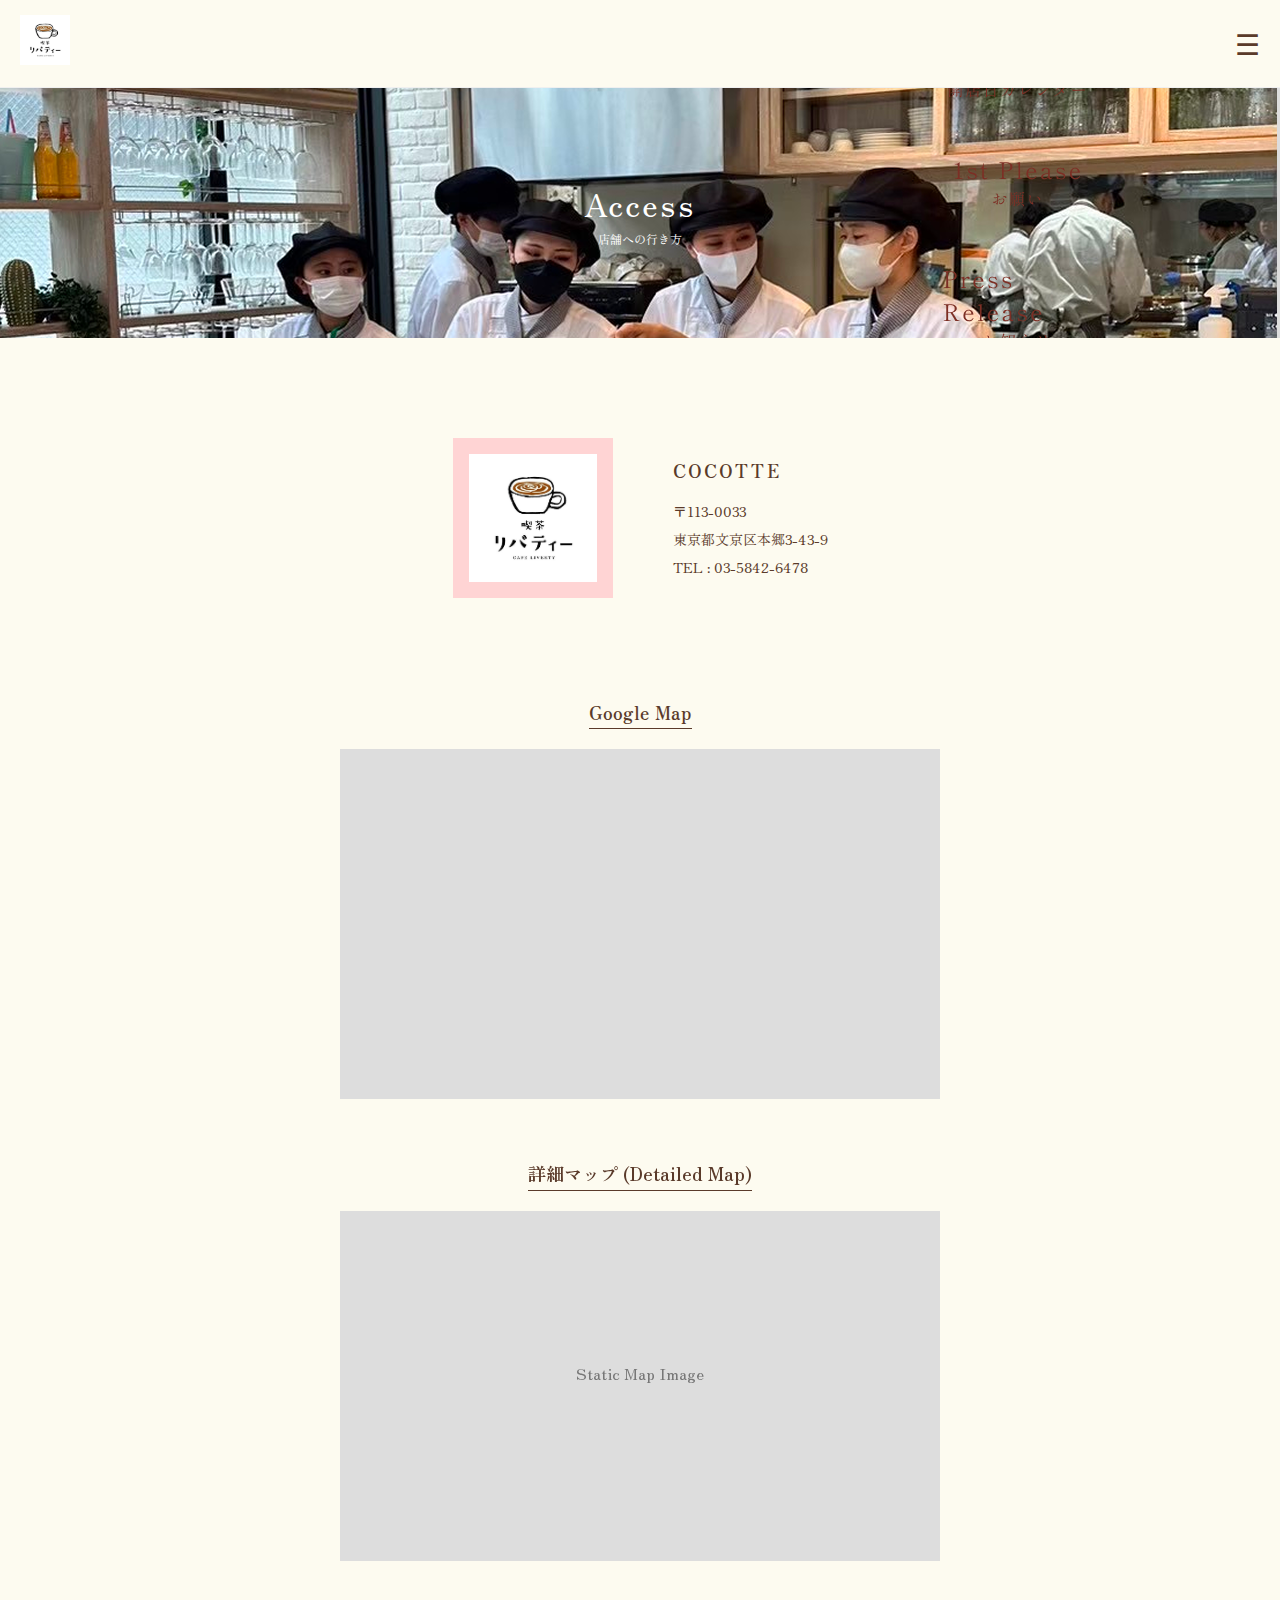
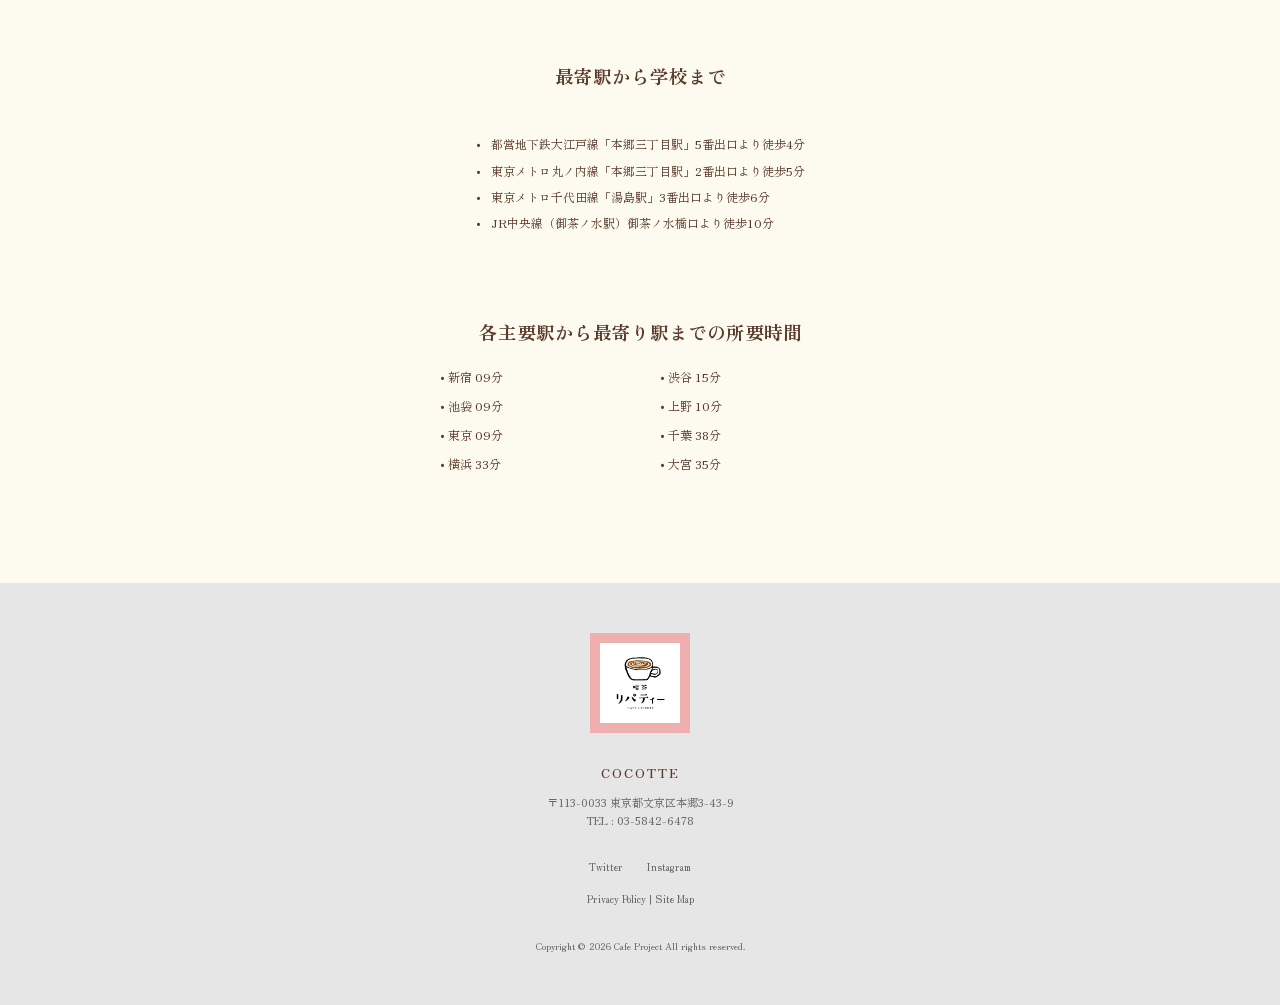
<file: access.html>
<!DOCTYPE html>
<html lang="en">
<head>
    <meta charset="UTF-8">
    <meta name="viewport" content="width=device-width, initial-scale=1.0">
    <title>Access</title>
    <link rel="stylesheet" href="css/style.css">
</head>
<body>

    <header>
        <div class="logo-container">
            <img src="images/logo.jpg" alt="Cafe logo" class="logo-img">
        </div>
        <a href="menu.html" class="icon-link">☰</a>
    </header>

    <div class="hero-image" style="height: 250px; position: relative;">
        <div style="position: absolute; top: 50%; left: 50%; transform: translate(-50%, -50%); color: white; text-align: center;">
            <h1 style="font-size: 32px; font-weight: normal; letter-spacing: 2px;">Access</h1>
            <p style="font-size: 12px;">店舗への行き方</p>
        </div>
    </div>

    <section class="access-info-block">
        <div class="shop-pink-square">
            <img src="images/logo.jpg" alt="Cafe logo" class="logo-img">
        </div>
        <div class="shop-details-text">
            <h3>COCOTTE</h3>
            <p>
                〒113-0033<br>
                東京都文京区本郷3-43-9<br>
                TEL : 03-5842-6478
            </p>
        </div>
    </section>

    <section class="map-section">
        <h2 class="map-title">Google Map</h2>
        <div class="map-placeholder">
            <p style="padding-top: 150px; color: #777;"><iframe src="https://www.google.com/maps/embed?pb=!1m18!1m12!1m3!1d58377.65522065642!2d90.38069759999999!3d23.868211199999998!2m3!1f0!2f0!3f0!3m2!1i1024!2i768!4f13.1!3m3!1m2!1s0x3755c4241f7aaaab%3A0x68971d6834042aeb!2sRajlokkhi%20Complex!5e0!3m2!1sen!2sbd!4v1767793348568!5m2!1sen!2sbd" width="600" height="450" style="border:0;" allowfullscreen="" loading="lazy" referrerpolicy="no-referrer-when-downgrade"></iframe></p>
        </div>
    </section>

    <section class="map-section">
        <h2 class="map-title">詳細マップ (Detailed Map)</h2>
        <div class="map-placeholder">
            <p style="padding-top: 150px; color: #777;">Static Map Image</p>
        </div>
    </section>

    <section class="transit-section">
        <h3 style="color: var(--text-brown); margin-bottom: 20px;">最寄駅から学校まで</h3>
        <ul class="transit-list">
            <li>都営地下鉄大江戸線「本郷三丁目駅」5番出口より徒歩4分</li>
            <li>東京メトロ丸ノ内線「本郷三丁目駅」2番出口より徒歩5分</li>
            <li>東京メトロ千代田線「湯島駅」3番出口より徒歩6分</li>
            <li>JR中央線（御茶ノ水駅）御茶ノ水橋口より徒歩10分</li>
        </ul>
    </section>

    <section class="transit-section">
        <h3 style="color: var(--text-brown);">各主要駅から最寄り駅までの所要時間</h3>
        <div class="transit-grid">
            <div>• 新宿 09分</div>
            <div>• 渋谷 15分</div>
            <div>• 池袋 09分</div>
            <div>• 上野 10分</div>
            <div>• 東京 09分</div>
            <div>• 千葉 38分</div>
            <div>• 横浜 33分</div>
            <div>• 大宮 35分</div>
        </div>
    </section>

    <footer class="footer-gray">
        <div class="shop-pink-square">
            <img src="images/logo.jpg" alt="Cafe logo" class="logo-img">
        </div>
        
        <h3 style="color: var(--text-brown); letter-spacing: 2px; margin-bottom: 10px;">COCOTTE</h3>
        <p>〒113-0033 東京都文京区本郷3-43-9</p>
        <p>TEL : 03-5842-6478</p>
        
        <div style="margin: 30px 0; font-size: 10px;">
            <a href="#" style="margin: 0 10px;">Twitter</a>
            <a href="#" style="margin: 0 10px;">Instagram</a>
            <br><br>
            <a href="#">Privacy Policy</a> | <a href="#">Site Map</a>
        </div>

        <small>Copyright © 2026 Cafe Project All rights reserved.</small>
    </footer>

</body>
</html>
</file>
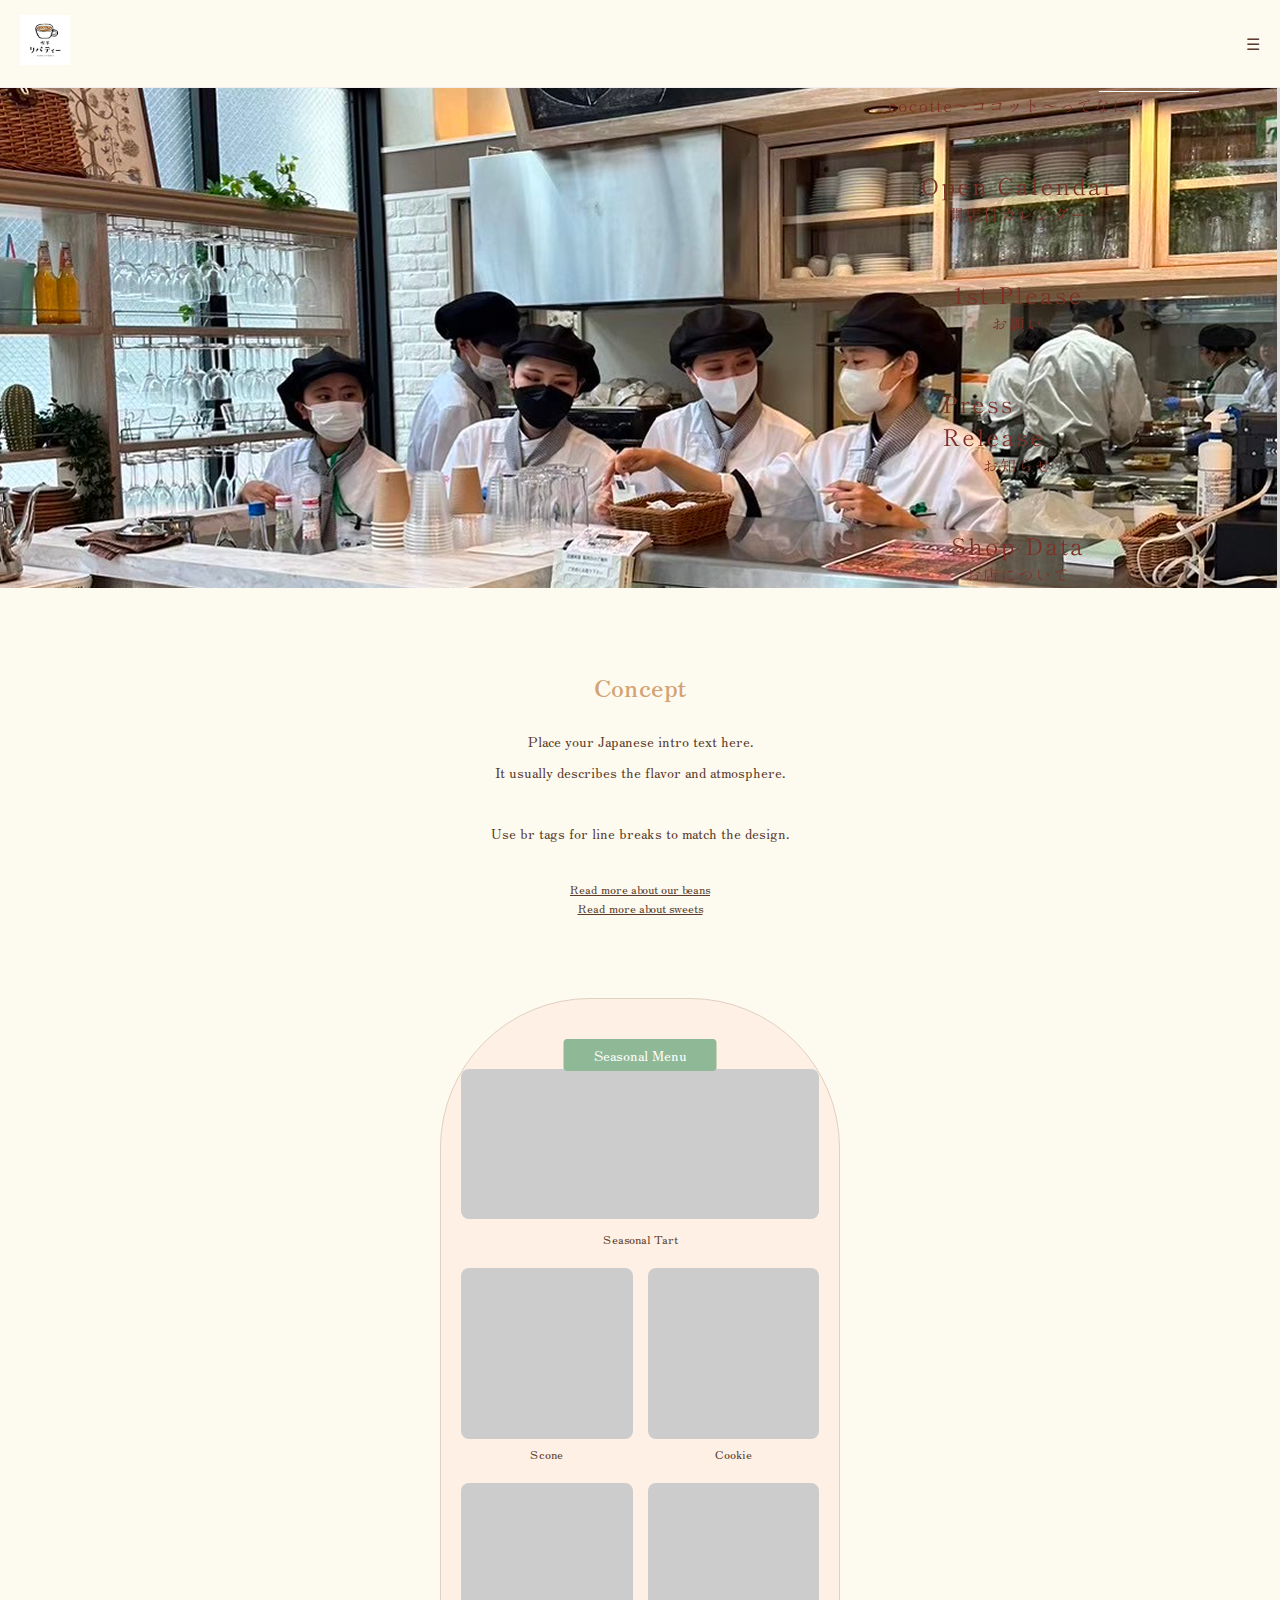
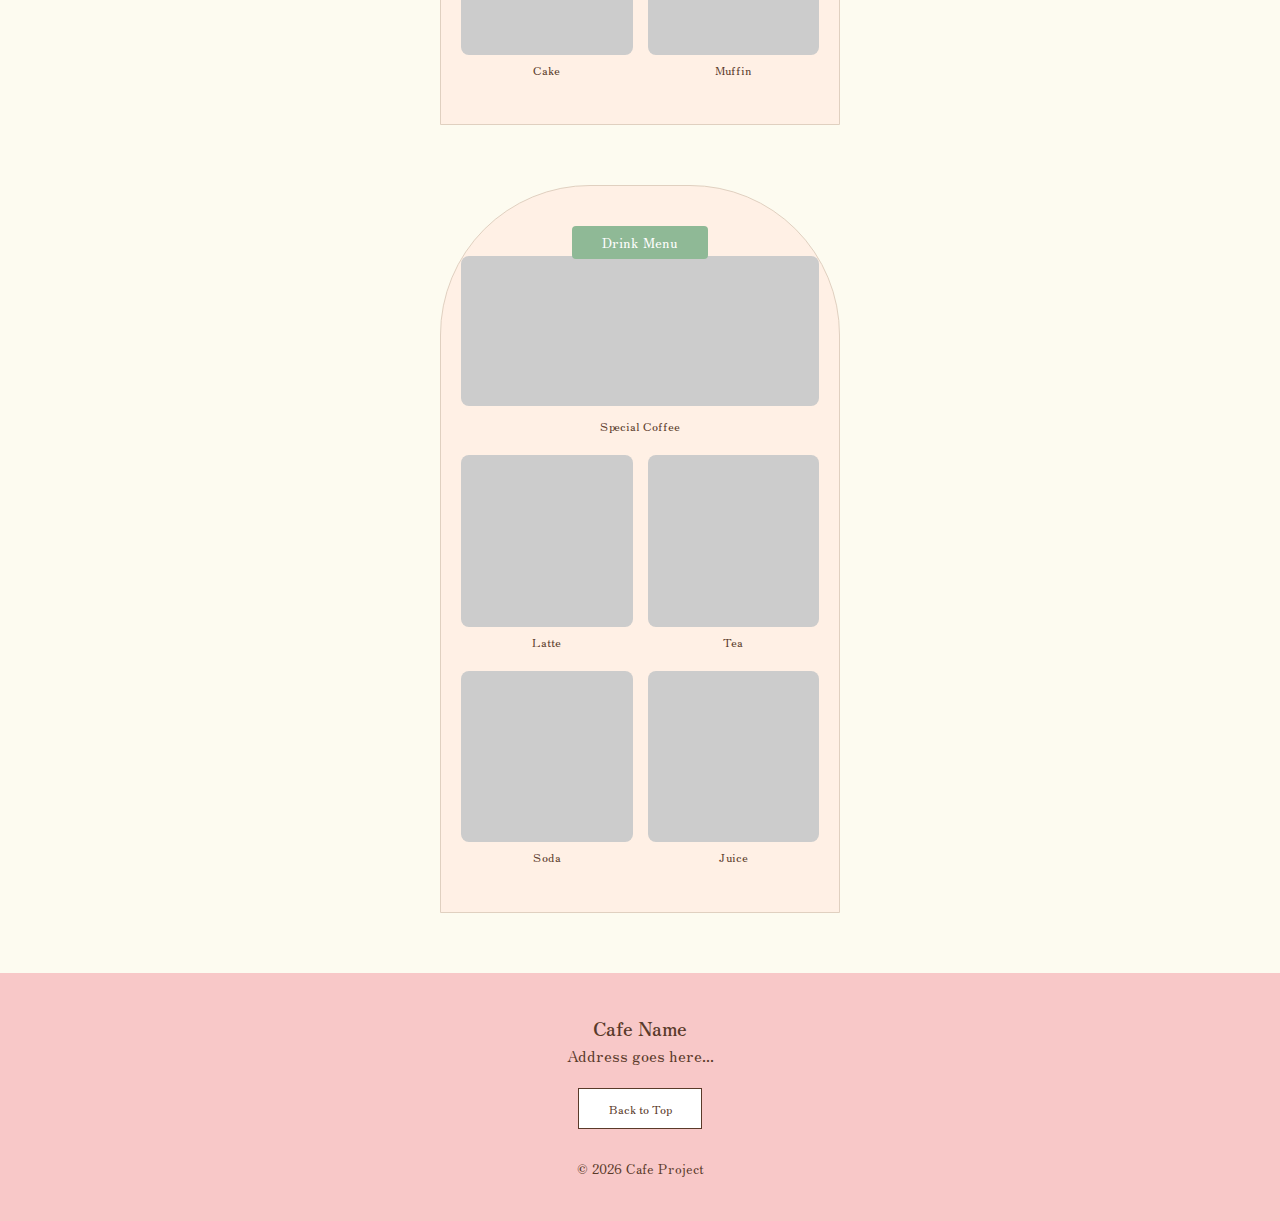
<file: concept-menu.html>
<!DOCTYPE html>
<html lang="en">
<head>
    <meta charset="UTF-8">
    <meta name="viewport" content="width=device-width, initial-scale=1.0">
    <title>Concept & Menu</title>
    <link rel="stylesheet" href="css/style.css">
</head>
<body>

    <header>
        <div class="logo-container">
            <img src="images/logo.jpg" alt="Cafe logo" class="logo-img">
        </div>
        <div class="menu-icon">☰</div> </header>

    <div class="hero-image">
        </div>

    <section class="intro-text">
        <h2 class="intro-title">Concept</h2>
        <p class="intro-desc">
            Place your Japanese intro text here. <br>
            It usually describes the flavor and atmosphere.<br><br>
            Use br tags for line breaks to match the design.
        </p>
        <div style="font-size: 12px; text-decoration: underline;">
            Read more about our beans<br>
            Read more about sweets
        </div>
    </section>

    <section class="menu-card">
        <div class="ribbon-container">
            Seasonal Menu
        </div>
        
        <div class="food-featured">
             </div>
        <div class="food-name">Seasonal Tart</div>

        <div class="food-grid">
            <div class="food-item">
                <div class="food-item-box"></div>
                <div class="food-name">Scone</div>
            </div>
            <div class="food-item">
                <div class="food-item-box"></div>
                <div class="food-name">Cookie</div>
            </div>
            <div class="food-item">
                <div class="food-item-box"></div>
                <div class="food-name">Cake</div>
            </div>
            <div class="food-item">
                <div class="food-item-box"></div>
                <div class="food-name">Muffin</div>
            </div>
        </div>
    </section>

    <section class="menu-card">
        <div class="ribbon-container">
            Drink Menu
        </div>
        
        <div class="food-featured"></div>
        <div class="food-name">Special Coffee</div>

        <div class="food-grid">
            <div class="food-item">
                <div class="food-item-box"></div>
                <div class="food-name">Latte</div>
            </div>
            <div class="food-item">
                <div class="food-item-box"></div>
                <div class="food-name">Tea</div>
            </div>
            <div class="food-item">
                <div class="food-item-box"></div>
                <div class="food-name">Soda</div>
            </div>
            <div class="food-item">
                <div class="food-item-box"></div>
                <div class="food-name">Juice</div>
            </div>
        </div>
    </section>

    <footer>
        <h3>Cafe Name</h3>
        <p>Address goes here...</p>
        <a href="#" class="footer-btn">Back to Top</a>
        <br><br>
        <small>&copy; 2026 Cafe Project</small>
    </footer>
</footer>

    <script src="js/script.js" defer></script>
</body>
</html>
</file>
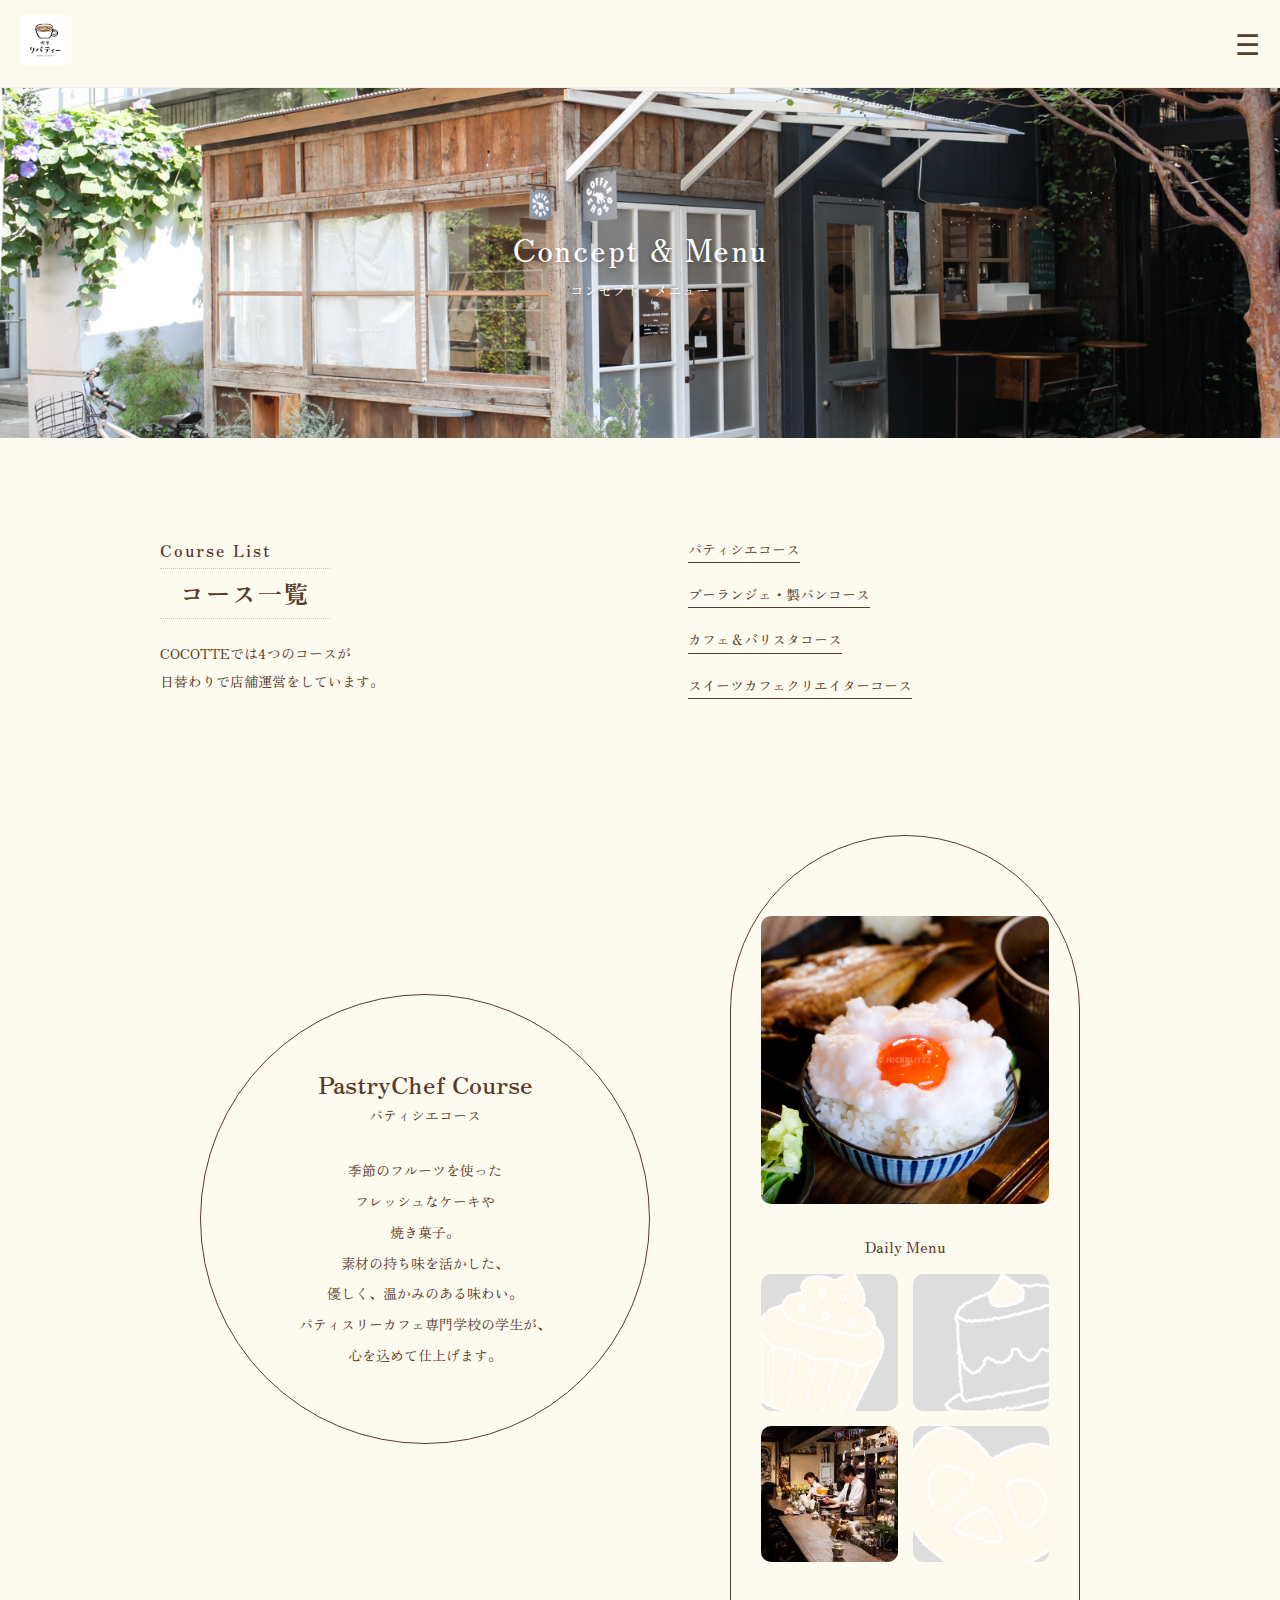
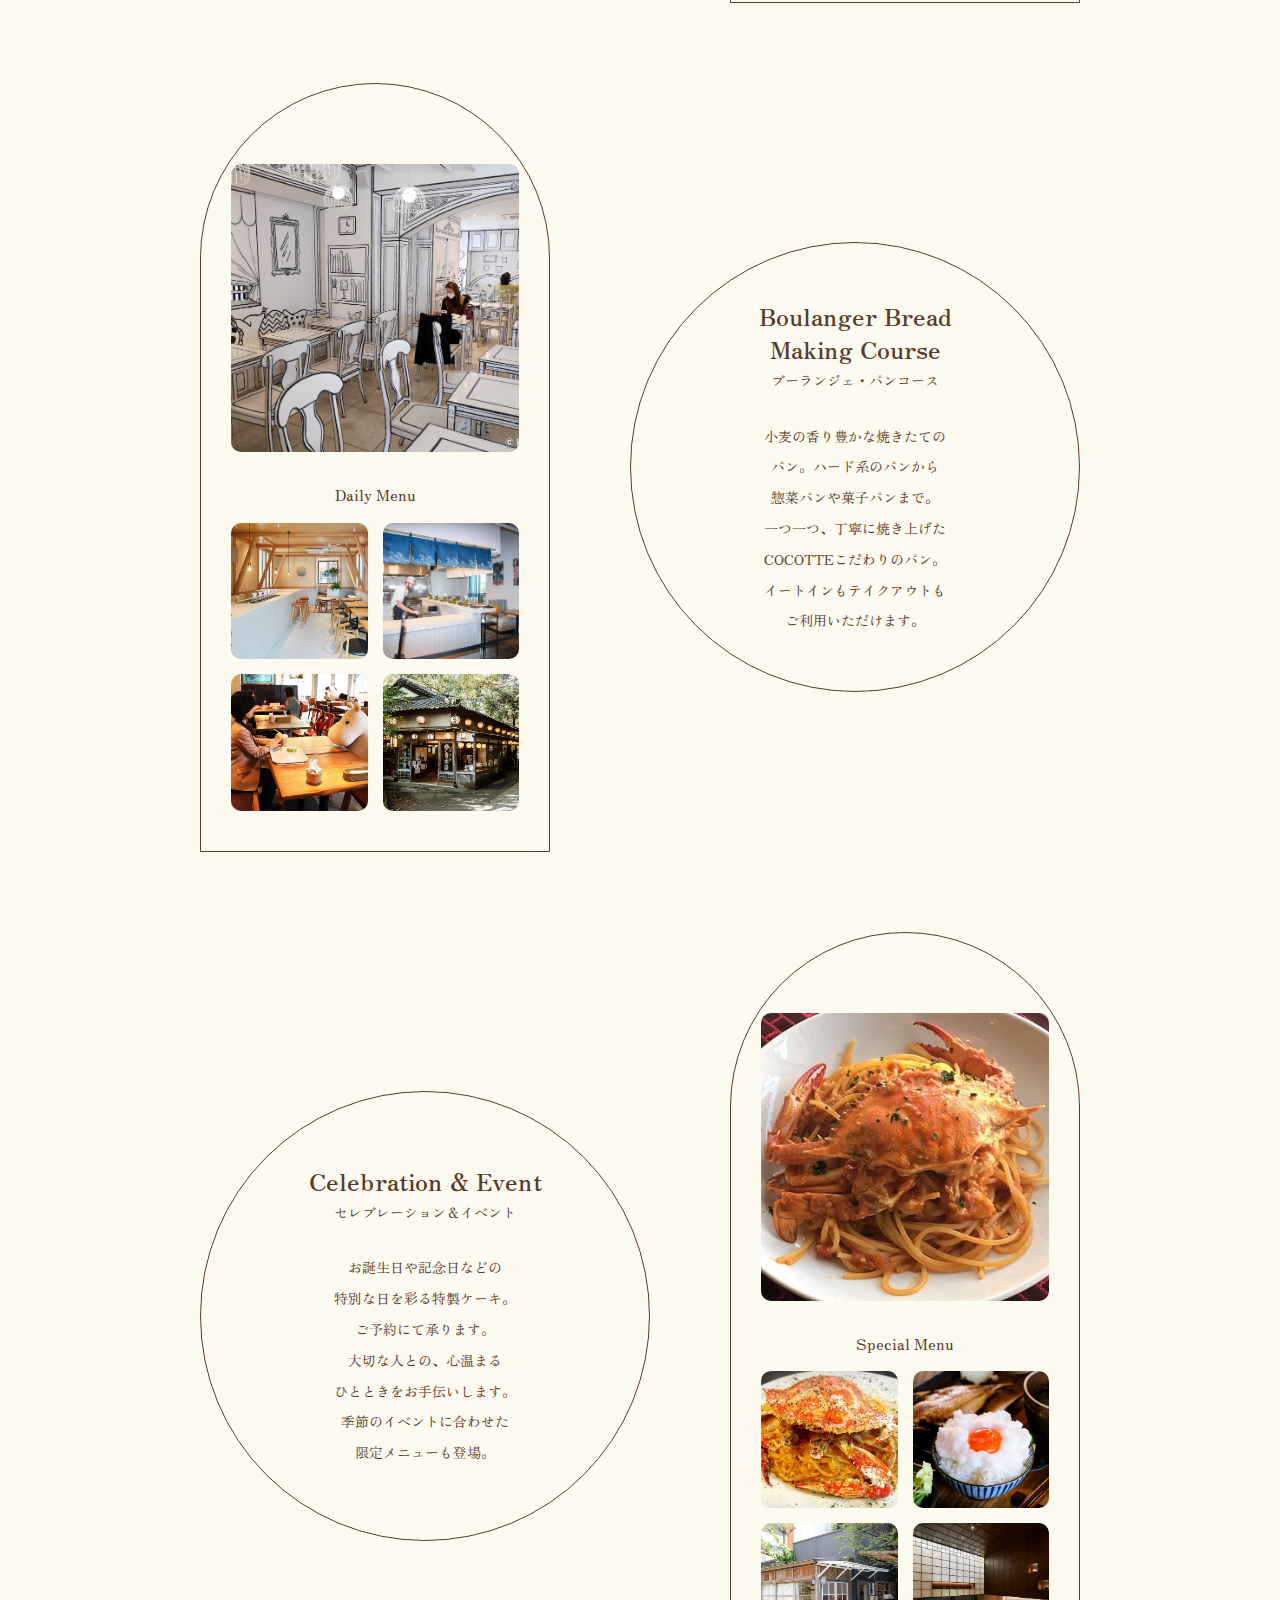
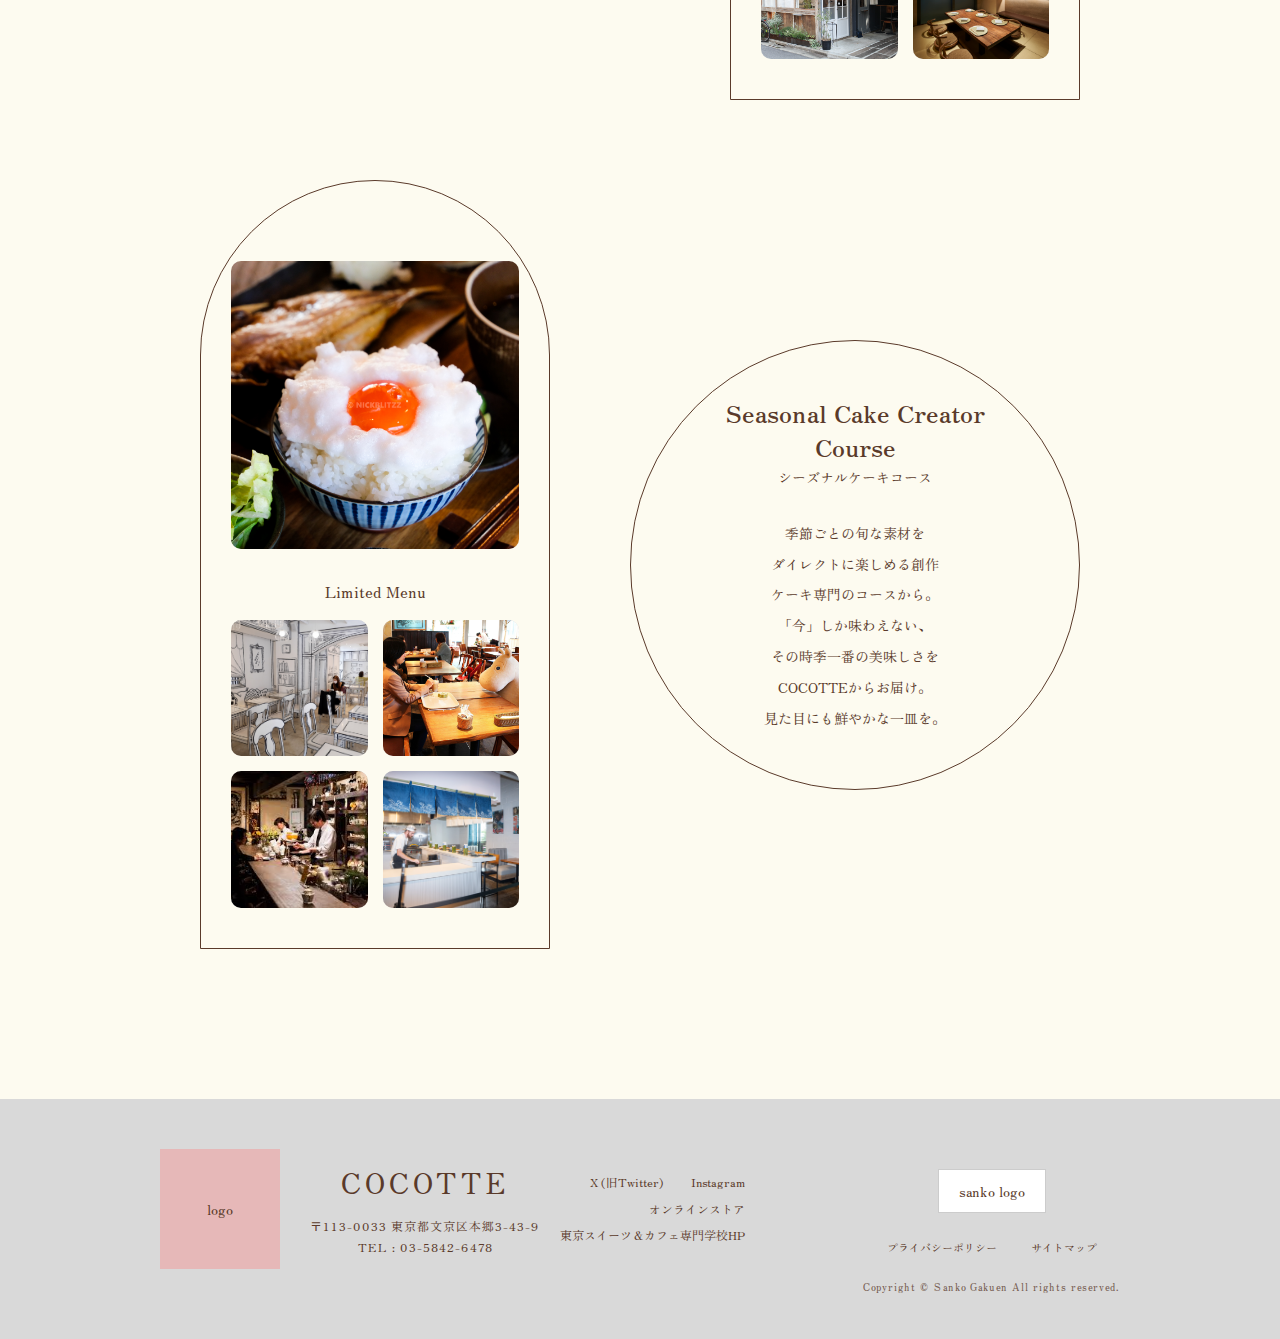
<file: concept.html>
<!DOCTYPE html>
<html lang="en">

<head>
    <meta charset="UTF-8">
    <meta name="viewport" content="width=device-width, initial-scale=1.0">
    <title>Concept & Menu</title>
    <link rel="stylesheet" href="css/style.css">
</head>

<body>

    <header>
        <div class="logo-container">
            <img src="images/logo.jpg" alt="Cafe logo" class="logo-img">
        </div>
        <a href="#" class="icon-link menu-toggle">☰</a>
    </header>

    <!-- NEW BANNER -->
    <div class="concept-banner" style="background-image: url('images/top-hero.jpg');">
        <div class="cb-overlay">
            <h1>Concept & Menu</h1>
            <p>コンセプト・メニュー</p>
        </div>
    </div>

    <!-- INTRO SECTION (New Design) -->
    <section class="concept-intro">
        <div class="intro-inner">
            <div class="intro-text-block">
                <h2 class="intro-course-title">
                    <span class="en">Course List</span>
                    <span class="jp">コース一覧</span>
                </h2>
                <p class="intro-course-desc">
                    COCOTTEでは4つのコースが<br>
                    日替わりで店舗運営をしています。
                </p>
            </div>

            <div class="intro-links-block">
                <a href="#pastry">パティシエコース</a>
                <a href="#boulanger">ブーランジェ・製パンコース</a>
                <a href="#cafe">カフェ＆バリスタコース</a>
                <a href="#sweets">スイーツカフェクリエイターコース</a>
            </div>
        </div>
    </section>

    <div class="concept-main-wrapper">

        <!-- SECTION 1: Pastry Chef Course -->
        <section id="pastry" class="concept-row">
            <div class="c-text-col">
                <h2 class="c-title">PastryChef Course<br><span class="jp">パティシエコース</span></h2>
                <p class="c-desc">
                    季節のフルーツを使った<br>
                    フレッシュなケーキや<br>
                    焼き菓子。<br>
                    素材の持ち味を活かした、<br>
                    優しく、温かみのある味わい。<br>
                    パティスリーカフェ専門学校の学生が、<br>
                    心を込めて仕上げます。
                </p>
            </div>
            <div class="c-visual-col">
                <div class="arch-frame">
                    <p class="arch-label">Pastry Menu</p>
                    <!-- Main Image -->
                    <div class="arch-main-img">
                        <img src="images/press-release-dish-2.jpg" alt="Pastry Main">
                    </div>
                    <p class="arch-sub-label">Daily Menu</p>
                    <!-- 2x2 Grid -->
                    <div class="arch-grid">
                        <div class="arch-grid-item"><img src="images/cupcake.png" alt="Sweet 1"></div>
                        <div class="arch-grid-item"><img src="images/cake.png" alt="Sweet 2"></div>
                        <div class="arch-grid-item"><img src="images/shop-data-picture-3.jpg" alt="Sweet 3"></div>
                        <div class="arch-grid-item"><img src="images/pritzel.png" alt="Sweet 4"></div>
                    </div>
                </div>
            </div>
        </section>

        <!-- SECTION 2: Boulanger Bread Making Course -->
        <section id="boulanger" class="concept-row row-reverse">
            <div class="c-text-col">
                <h2 class="c-title">Boulanger Bread<br>Making Course<br><span class="jp">ブーランジェ・パンコース</span></h2>
                <p class="c-desc">
                    小麦の香り豊かな焼きたての<br>
                    パン。ハード系のパンから<br>
                    惣菜パンや菓子パンまで。<br>
                    一つ一つ、丁寧に焼き上げた<br>
                    COCOTTEこだわりのパン。<br>
                    イートインもテイクアウトも<br>
                    ご利用いただけます。
                </p>
            </div>
            <div class="c-visual-col">
                <div class="arch-frame">
                    <p class="arch-label">Bread Menu</p>
                    <div class="arch-main-img">
                        <img src="images/shop-data-picture-1.jpg" alt="Bread Main">
                    </div>
                    <p class="arch-sub-label">Daily Menu</p>
                    <div class="arch-grid">
                        <div class="arch-grid-item"><img src="images/counter.jpg" alt="Bread 1"></div>
                        <div class="arch-grid-item"><img src="images/kitchen.webp" alt="Bread 2"></div>
                        <div class="arch-grid-item"><img src="images/shop-data-picture-2.jpg" alt="Bread 3"></div>
                        <div class="arch-grid-item"><img src="images/exterior.avif" alt="Bread 4"></div>
                    </div>
                </div>
            </div>
        </section>

        <!-- SECTION 3: Celebration & Event -->
        <section id="cafe" class="concept-row">
            <div class="c-text-col">
                <h2 class="c-title">Celebration & Event<br><span class="jp">セレブレーション＆イベント</span></h2>
                <p class="c-desc">
                    お誕生日や記念日などの<br>
                    特別な日を彩る特製ケーキ。<br>
                    ご予約にて承ります。<br>
                    大切な人との、心温まる<br>
                    ひとときをお手伝いします。<br>
                    季節のイベントに合わせた<br>
                    限定メニューも登場。
                </p>
            </div>
            <div class="c-visual-col">
                <div class="arch-frame">
                    <p class="arch-label">Event Menu</p>
                    <div class="arch-main-img">
                        <img src="images/press-release-dish-3.jpg" alt="Event Main">
                    </div>
                    <p class="arch-sub-label">Special Menu</p>
                    <div class="arch-grid">
                        <div class="arch-grid-item"><img src="images/press-release-dish-1.jpg" alt="Event 1"></div>
                        <div class="arch-grid-item"><img src="images/press-release-dish-2.jpg" alt="Event 2"></div>
                        <div class="arch-grid-item"><img src="images/top-hero.jpg" alt="Event 3"></div>
                        <div class="arch-grid-item"><img src="images/eating-space.jpg" alt="Event 4"></div>
                    </div>
                </div>
            </div>
        </section>

        <!-- SECTION 4: Seasonal Cake Creator -->
        <section id="sweets" class="concept-row row-reverse">
            <div class="c-text-col">
                <h2 class="c-title">Seasonal Cake Creator<br>Course<br><span class="jp">シーズナルケーキコース</span></h2>
                <p class="c-desc">
                    季節ごとの旬な素材を<br>
                    ダイレクトに楽しめる創作<br>
                    ケーキ専門のコースから。<br>
                    「今」しか味わえない、<br>
                    その時季一番の美味しさを<br>
                    COCOTTEからお届け。<br>
                    見た目にも鮮やかな一皿を。
                </p>
            </div>
            <div class="c-visual-col">
                <div class="arch-frame">
                    <p class="arch-label">Season Menu</p>
                    <div class="arch-main-img">
                        <img src="images/press-release-dish-2.jpg" alt="Season Main">
                    </div>
                    <p class="arch-sub-label">Limited Menu</p>
                    <div class="arch-grid">
                        <div class="arch-grid-item"><img src="images/shop-data-picture-1.jpg" alt="Season 1"></div>
                        <div class="arch-grid-item"><img src="images/shop-data-picture-2.jpg" alt="Season 2"></div>
                        <div class="arch-grid-item"><img src="images/shop-data-picture-3.jpg" alt="Season 3"></div>
                        <div class="arch-grid-item"><img src="images/kitchen.webp" alt="Season 4"></div>
                    </div>
                </div>
            </div>
        </section>

    </div>

    <!-- Responsive Footer (Standardized) -->
    <footer class="footer-wrapper">
        <!-- Mobile Footer (Gray) -->
        <div class="footer-mobile-gray">
            <div class="footer-logo-sq">
                <img src="images/logo.jpg" alt="Logo">
            </div>

            <h3 style="color: #5A3A2A; letter-spacing: 2px; margin-bottom: 5px;">COCOTTE</h3>
            <p>〒113-0033 東京都文京区本郷3-43-9<br>TEL : 03-5842-6478</p>

            <div class="footer-links">
                <a href="#">X(旧Twitter)</a>
                <a href="#">Instagram</a>
            </div>

            <a href="#">オンラインストア</a><br>
            <a href="#">東京スイーツ＆カフェ専門学校HP</a>

            <div class="sanko-logo">sanko logo</div>

            <div style="margin: 20px 0;">
                <a href="#">プライバシーポリシー</a>
                <a href="#">サイトマップ</a>
            </div>

            <small>Copyright © Sanko Gakuen All rights reserved.</small>
        </div>

        <!-- PC Footer (Gray) -->
        <div class="footer-pc-gray">
            <div class="footer-content-pc">
                <div class="footer-top-row">
                    <div class="footer-brand-grp">
                        <div class="footer-logo-sq-pc">
                            <!-- Logo text or img -->
                            logo
                        </div>
                        <div class="footer-addr-pc">
                            <h3>COCOTTE</h3>
                            <p>〒113-0033 東京都文京区本郷3-43-9<br>TEL : 03-5842-6478</p>
                        </div>
                    </div>

                    <div class="footer-links-pc">
                        <div class="flink-row">
                            <a href="#">X (旧Twitter)</a>
                            <a href="#">Instagram</a>
                        </div>
                        <div class="flink-row">
                            <a href="#">オンラインストア</a>
                        </div>
                        <div class="flink-row">
                            <a href="#">東京スイーツ＆カフェ専門学校HP</a>
                        </div>
                    </div>
                </div>

                <div class="footer-bottom-pc">
                    <div class="sanko-logo-pc">sanko logo</div>
                    <div class="footer-nav-pc">
                        <a href="#">プライバシーポリシー</a>
                        <a href="#">サイトマップ</a>
                    </div>
                    <small>Copyright © Sanko Gakuen All rights reserved.</small>
                </div>
            </div>
        </div>
    </footer>

    <script src="js/script.js"></script>
</body>

</html>
</file>
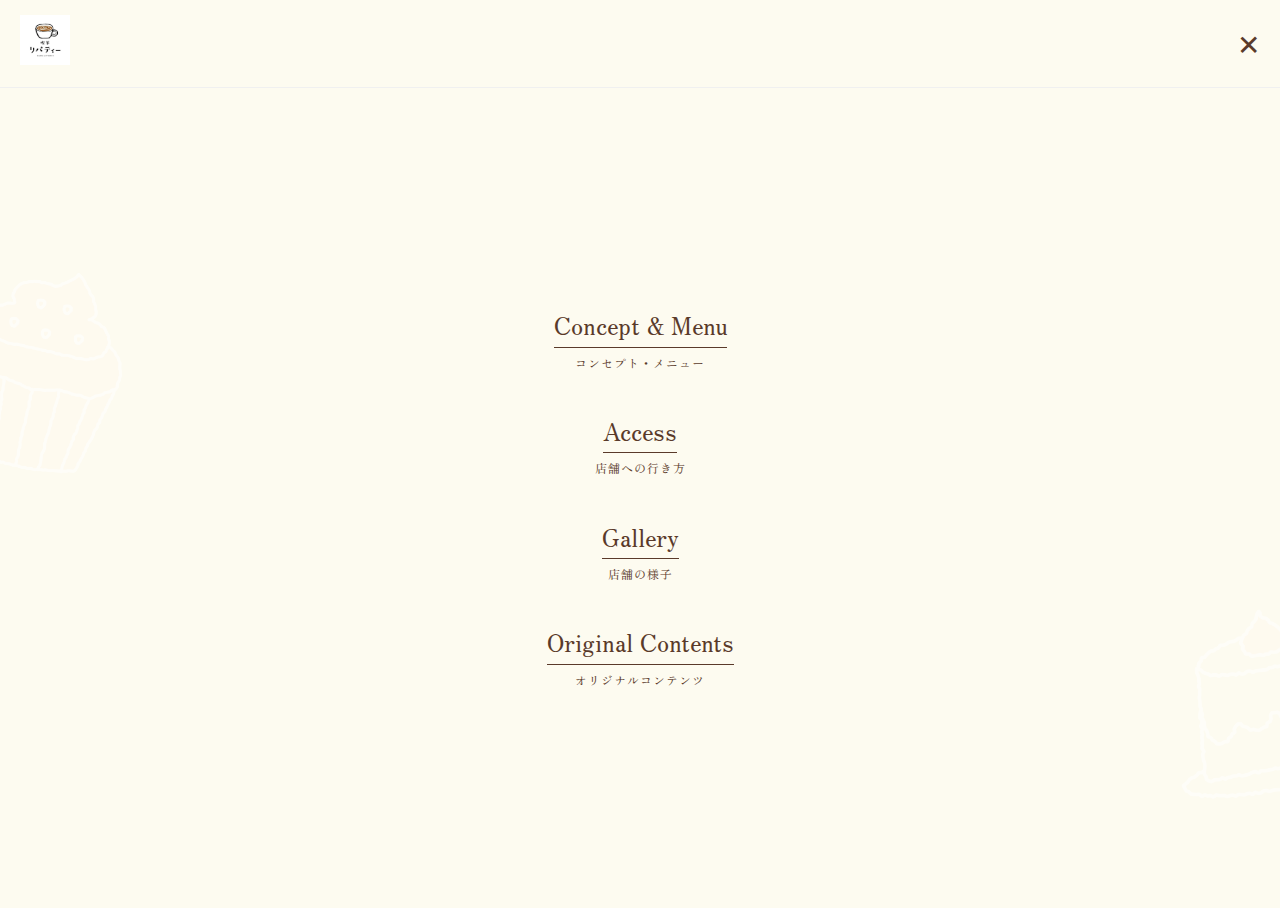
<file: menu.html>
<!DOCTYPE html>
<html lang="en">
<head>
    <meta charset="UTF-8">
    <meta name="viewport" content="width=device-width, initial-scale=1.0">
    <title>Menu</title>
    <link rel="stylesheet" href="css/style.css">
</head>
<body>

    <header>
        <div class="logo-container">
            <img src="images/logo.jpg" alt="Cafe logo" class="logo-img">
        </div>
        <a href="index.html" class="icon-link">✕</a> 
    </header>

    <main class="menu-container">
        <img src="images/cupcake.png" class="bg-doodle d-left" alt="">
        <img src="images/cake.png" class="bg-doodle d-right" alt="">

        <nav class="nav-menu">
            <a href="concept.html" class="nav-item">
                <span class="nav-en">Concept & Menu</span>
                <span class="nav-jp">コンセプト・メニュー</span>
            </a>

            <a href="access.html" class="nav-item">
                <span class="nav-en">Access</span>
                <span class="nav-jp">店舗への行き方</span>
            </a>

            <a href="gallery.html" class="nav-item">
                <span class="nav-en">Gallery</span>
                <span class="nav-jp">店舗の様子</span>
            </a>

            <a href="index.html" class="nav-item">
                <span class="nav-en">Original Contents</span>
                <span class="nav-jp">オリジナルコンテンツ</span>
            </a>
        </nav>
    </main>

</body>
</html>
</file>
<file: css/style.css>
@import url('https://fonts.googleapis.com/css2?family=Noto+Serif+JP:wght@400;700&family=Zen+Old+Mincho&display=swap');

:root {
    --bg-cream: #FDFBF0;
    --text-brown: #5A3A2A;
    --card-pink: #FFF0E5;
    --ribbon-green: #8FB996;
    --footer-pink: #F8C8C8;
    --font-main: 'Zen Old Mincho', serif;
    --font-en: 'Zen Old Mincho', serif;
}

* {
    margin: 0;
    padding: 0;
    box-sizing: border-box;
}

body {
    background-color: var(--bg-cream);
    color: var(--text-brown);
    font-family: var(--font-main);
    line-height: 1.6;
}

a {
    text-decoration: none;
    color: inherit;
}

/* --- HEADER --- */
header {
    display: flex;
    justify-content: space-between;
    align-items: center;
    padding: 10px 20px;
    background-color: var(--bg-cream);
    position: relative;
    z-index: 1000;
    border-bottom: 1px solid #f0f0f0;
}

/* LOGO STYLES */
.logo-container {
    padding: 5px 0;
}

.logo-img {
    height: 50px;
    width: auto;
    object-fit: contain;
}

/* Text Logo with Vines (Re-implemented for Access Page) */
.logo-vines {
    display: flex;
    align-items: center;
    position: relative;
    gap: 5px;
}

.logo-text-group {
    display: flex;
    flex-direction: column;
    align-items: center;
    line-height: 1;
}

.logo-main {
    font-family: var(--font-en);
    font-size: 20px;
    letter-spacing: 2px;
    color: var(--text-brown);
    font-weight: bold;
}

.logo-sub {
    font-family: var(--font-jp);
    font-size: 8px;
    letter-spacing: 1px;
    color: var(--text-brown);
    font-style: italic;
}

.logo-vine-l,
.logo-vine-r {
    width: 20px;
    height: auto;
}

.logo-vine-l {
    transform: rotate(-20deg);
    margin-right: -5px;
}

.logo-vine-r {
    transform: rotate(20deg) scaleX(-1);
    margin-left: -5px;
}

.icon-link {
    font-size: 28px;
    color: var(--text-brown);
    cursor: pointer;
}


/* --- ACCESS HERO --- */
.access-hero-wrapper {
    position: relative;
    width: 100%;
}

.access-hero-img {
    width: 100%;
    height: auto;
    display: block;
    /* Ensure no vertical gap */
}

.access-hero-text {
    position: absolute;
    top: 50%;
    left: 50%;
    transform: translate(-50%, -50%);
    text-align: center;
    color: white;
    width: 100%;
}

.access-hero-text h1 {
    font-family: var(--font-en);
    font-size: 32px;
    font-weight: normal;
    letter-spacing: 2px;
    margin-bottom: 5px;
}

.access-hero-text p {
    font-family: var(--font-jp);
    font-size: 12px;
}



/* --- ACCESS MAP SECTIONS --- */
.map-section {
    padding: 40px 20px;
    text-align: center;
    width: 100%;
    max-width: 1000px;
    /* Limit width on PC */
    margin: 0 auto;
}

.map-title-brown {
    font-family: var(--font-en);
    color: var(--text-brown);
    font-size: 24px;
    letter-spacing: 2px;
    margin-bottom: 30px;
    position: relative;
    display: inline-block;
    padding-bottom: 5px;
    border-bottom: 1px solid var(--text-brown);
    /* Underline style from image */
}

.map-container-google,
.map-placeholder-gray {
    width: 100%;
    height: 300px;
    /* Default height */
    background-color: #ddd;
    margin: 0 auto;
}

.map-placeholder-gray {
    background-color: #D9D9D9;
    /* Matching gray placeholder */
    display: flex;
    align-items: center;
    justify-content: center;
    color: #4A4A4A;
    /* Dark gray text */
    font-size: 14px;
    font-family: var(--font-jp);
}

.map-placeholder-gray p {
    /* e.g. "学校サイトから引用" */
    margin: 0;
}

@media (min-width: 768px) {

    .map-container-google,
    .map-placeholder-gray {
        height: 400px;
        /* Taller on PC */
    }
}

.access-info-block {
    padding: 60px 20px;
    display: flex;
    flex-direction: column;
    align-items: center;
    text-align: center;
    gap: 30px;
}

.shop-pink-square {
    width: 200px;
    height: 200px;
    background-color: #FFD1D1;
    /* Light Pink */
    display: flex;
    align-items: center;
    justify-content: center;
    color: var(--text-brown);
    font-family: var(--font-en);
}

.shop-details-text h3 {
    font-size: 24px;
    color: var(--text-brown);
    margin-bottom: 20px;
    letter-spacing: 2px;
}

.shop-details-text p {
    line-height: 2;
    color: var(--text-brown);
    font-size: 14px;
}


/* --- PAGE 1: LANDING CONTENT (Keep for Index) --- */
.hero-image {
    width: 100%;
    height: 250px;
    /* Mobile Height */
    background-color: #ddd;
    background-image: url('../images/mv.png');
    background-size: cover;
    background-position: center;
    background-repeat: no-repeat;
    display: flex;
    /* Flexbox likely not needed if empty, but keeping for saftey */
    align-items: center;
    justify-content: center;
}

@media (min-width: 900px) {
    .hero-image {
        height: 450px;
        /* PC Height */
    }
}

.intro-text {
    text-align: center;
    padding: 60px 20px;
    max-width: 600px;
    margin: 0 auto;
}

.intro-title {
    font-size: 24px;
    margin-bottom: 20px;
    color: #d4a373;
}

.intro-desc {
    font-size: 14px;
    line-height: 2.2;
    margin-bottom: 30px;
}

/* --- ABOUT SECTION STYLES --- */
/* --- ABOUT SECTION --- */
.about-area {
    position: relative;
    /* For vines */
    padding: 60px 20px;
}

/* Vines (Hidden on Mobile) */
.about-vine-left,
.about-vine-right {
    display: none;
    position: absolute;
    width: 60px;
    z-index: 0;
}

.about-vine-left {
    top: 50px;
    left: 20%;
}

.about-vine-right {
    top: 60px;
    right: 20%;
}

.about-header {
    text-align: center;
    margin-bottom: 30px;
    position: relative;
    z-index: 1;
}

.about-title-main {
    font-size: 28px;
    color: #8B4513;
    /* Reddish Brown */
    display: inline-block;
    border-bottom: 3px dotted #EFAFAF;
    /* Pink Dotted */
    padding-bottom: 5px;
    margin-bottom: 5px;
    font-family: var(--font-en);
}

.about-green-ribbon {
    /* Mobile: Flag shape on Left */
    background-color: #9FCBAB;
    /* Green */
    color: white;
    padding: 15px 40px 15px 20px;
    /* Extra right padding for arrow */
    margin-bottom: 30px;
    display: inline-block;
    /* Width auto */
    font-size: 16px;
    font-weight: bold;
    position: relative;
    /* Arrow pointing OUT (Right) */
    clip-path: polygon(0 0, 90% 0, 100% 50%, 90% 100%, 0 100%);
    text-align: left;
    margin-left: -20px;
    /* Touch left edge (counteract section padding) */
    width: auto;
    line-height: 1.4;
    text-decoration: underline;
    text-underline-offset: 4px;
    text-decoration-thickness: 1px;
}

.about-description {
    text-align: center;
    line-height: 2.2;
    font-size: 14px;
    margin-bottom: 40px;
    padding: 0 10px;
    color: #8B4513;
    font-family: var(--font-en);
}

/* Video Box */
.video-container {
    width: 100%;
    max-width: 500px;
    aspect-ratio: 16 / 9;
    margin: 0 auto 40px auto;
    display: block;
    background-color: #ddd;
    position: relative;
}

.video-container iframe {
    width: 100%;
    height: 100%;
    border: none;
    display: block;
}

.btn-oval {
    display: inline-block;
    background-color: white;
    border: 1px solid var(--text-brown);
    color: var(--text-brown);
    padding: 10px 40px;
    border-radius: 50px;
    font-size: 14px;
    text-decoration: none;
    transition: background 0.3s;
}

.btn-oval:hover {
    background-color: var(--text-brown);
    color: white;
}

/* --- CALENDAR SECTION (UPDATED FOR MOBILE STACKED / PC SIDE-BY-SIDE) --- */
.calendar-section {
    text-align: center;
    padding: 60px 20px;
    position: relative;
    color: var(--text-brown);
    font-family: 'Zen Old Mincho', serif;
    overflow: hidden;
    background-image: url('../images/bg-texture.png');
}

/* Base Styles for Decorations */
.calendar-decor {
    position: absolute;
    z-index: -1;
    pointer-events: none;
}

/* DEFAULT (MOBILE) STYLES */
/* 1. Mobile Decorations (Bricks & Leaves) - Visible */
/* 1. Mobile Decorations (Bricks & Leaves) - Visible */
.decor-brick-top {
    display: block;
    top: 100px;
    left: 0;
    width: 180px;
    /* Increased from 140px */
    opacity: 0.9;
}

.decor-leaf-top {
    display: block;
    top: 60px;
    right: 0;
    width: 150px;
}

.decor-brick-bottom {
    display: block;
    position: static;
    /* In flow */
    margin-left: auto;
    /* Align right */
    width: 240px;
    /* Increased from 180px */
    opacity: 0.9;
    margin-top: -30px;
    /* Overlap grid slightly? */
    margin-bottom: 20px;
}

/* 2. PC Decorations (Vines) - Hidden on Mobile */
.decor-vine-left,
.decor-vine-right {
    display: none;
}

/* 3. Title */
/* 3. Title */
.calendar-title-en {
    font-size: 26px;
    display: inline-block;
    margin-bottom: 5px;
    letter-spacing: 2px;
    color: #8B4513;
    /* Reddish Brown */
    border-bottom: 2px dotted #EFAFAF;
    /* Pink Dotted */
    padding-bottom: 5px;
    font-family: var(--font-en);
}

.calendar-title-jp {
    font-size: 13px;
    display: block;
    margin-bottom: 30px;
    color: #8B4513;
    /* Match Title */
}

.calendar-month {
    font-size: 50px;
    margin-bottom: 10px;
    font-weight: normal;
}

/* 4. Layout: Stacked for Mobile */
.calendar-content-wrapper {
    display: flex;
    flex-direction: column;
    align-items: center;
    gap: 30px;
    max-width: 800px;
    margin: 0 auto;
}

.calendar-grid {
    display: grid;
    grid-template-columns: repeat(7, 1fr);
    gap: 10px;
    width: 100%;
    max-width: 350px;
    font-family: serif;
}

.cal-header {
    font-weight: normal;
    font-size: 14px;
    color: var(--text-brown);
}

.cal-day {
    padding: 8px 5px;
    font-size: 14px;
}

.calendar-info {
    text-align: left;
    width: 100%;
    max-width: 350px;
}

.calendar-legend {
    list-style: none;
    padding: 0;
    margin: 0 0 20px 0;
    line-height: 2;
    color: #8B4513;
    /* Reddish Brown */
    font-size: 11px;
    letter-spacing: 1px;
}

.legend-marker {
    display: inline-block;
    width: 15px;
    color: #8B4513;
}

.calendar-note {
    line-height: 1.6;
    color: #8B4513;
    font-size: 11px;
    letter-spacing: 1px;
}

/* --- INFO DARK SECTION --- */
.info-dark-section {
    background-color: #4A3B32;
    color: white;
    padding: 60px 20px;
    text-align: center;
}

.info-dark-section h3 {
    font-size: 24px;
    margin-bottom: 20px;
    border-bottom: 1px solid rgba(255, 255, 255, 0.3);
    display: inline-block;
    padding-bottom: 5px;
}

.info-text-block {
    text-align: left;
    max-width: 400px;
    margin: 0 auto;
    font-size: 14px;
    line-height: 2;
}

/* --- PICK UP / SLIDER --- */
.pickup-section {
    text-align: center;
    padding: 60px 0;
}

.slider-container {
    display: flex;
    align-items: center;
    justify-content: center;
    gap: 10px;
}

.arrow-btn {
    font-size: 24px;
    color: var(--ribbon-green);
    cursor: pointer;
}

/* --- MENU CARD STYLES --- */
.menu-card {
    background-color: var(--card-pink);
    border: 1px solid #E0D0C0;
    border-radius: 150px 150px 0 0;
    width: 90%;
    max-width: 400px;
    margin: 0 auto 60px auto;
    padding: 70px 20px 40px 20px;
    position: relative;
    text-align: center;
}

.ribbon-container {
    position: absolute;
    top: 40px;
    left: 50%;
    transform: translateX(-50%);
    background-color: var(--ribbon-green);
    color: white;
    padding: 5px 30px;
    border-radius: 4px;
    font-size: 14px;
}

.food-featured {
    width: 100%;
    height: 150px;
    background-color: #ccc;
    margin-bottom: 10px;
    border-radius: 8px;
    object-fit: cover;
}

.food-grid {
    display: grid;
    grid-template-columns: 1fr 1fr;
    gap: 15px;
    margin-top: 20px;
}

.food-item-box {
    width: 100%;
    aspect-ratio: 1/1;
    background-color: #ccc;
    border-radius: 8px;
    margin-bottom: 5px;
    object-fit: cover;
}

.food-name {
    font-size: 12px;
    margin-bottom: 5px;
}

/* --- INSTAGRAM GRID --- */
.insta-grid {
    display: grid;
    grid-template-columns: 1fr 1fr;
    gap: 10px;
    padding: 20px;
    max-width: 500px;
    margin: 0 auto;
}

.insta-img {
    width: 100%;
    aspect-ratio: 1/1;
    background-color: #ccc;
    object-fit: cover;
}

/* --- FOOTER --- */
footer {
    background-color: var(--footer-pink);
    text-align: center;
    padding: 40px 20px;
    margin-top: 50px;
}

.footer-btn {
    display: inline-block;
    background-color: white;
    border: 1px solid var(--text-brown);
    padding: 10px 30px;
    margin-top: 20px;
    font-size: 12px;
    cursor: pointer;
}

/* --- ACCESS PAGE SPECIFIC --- */
.access-info-block {
    display: flex;
    justify-content: center;
    align-items: center;
    gap: 40px;
    padding: 60px 20px;
    max-width: 800px;
    margin: 0 auto;
}

.shop-pink-square {
    width: 160px;
    height: 160px;
    background-color: #FFD4D4;
    display: flex;
    align-items: center;
    justify-content: center;
    color: white;
    font-size: 14px;
}

.shop-pink-square img {
    width: 80%;
    height: auto;
    object-fit: contain;
}

.shop-details-text {
    text-align: left;
    font-size: 14px;
    line-height: 1.8;
}

.shop-details-text h3 {
    font-size: 18px;
    letter-spacing: 2px;
    margin-bottom: 10px;
    color: var(--text-brown);
}

.map-section {
    text-align: center;
    margin-bottom: 60px;
    padding: 0 20px;
}

.map-title {
    font-size: 18px;
    margin-bottom: 20px;
    display: inline-block;
    border-bottom: 1px solid var(--text-brown);
    padding-bottom: 2px;
}

.map-placeholder {
    width: 100%;
    max-width: 600px;
    height: 350px;
    background-color: #ddd;
    margin: 0 auto;
}

.transit-section {
    padding: 40px 20px;
    text-align: center;
}

.transit-list {
    list-style: none;
    display: inline-block;
    text-align: left;
    font-size: 12px;
    line-height: 2.2;
    margin-top: 20px;
}

.transit-list li::before {
    content: "•";
    margin-right: 10px;
    color: var(--text-brown);
}

.transit-grid {
    display: grid;
    grid-template-columns: 1fr 1fr;
    gap: 10px 40px;
    max-width: 400px;
    margin: 20px auto;
    font-size: 12px;
    text-align: left;
}

.footer-gray {
    background-color: #E6E6E6;
    padding: 50px 20px;
    text-align: center;
    font-size: 11px;
    color: #666;
}

.footer-gray .shop-pink-square {
    width: 100px;
    height: 100px;
    margin: 0 auto 30px auto;
    background-color: #EFAFAF;
}

/* --- GALLERY PAGE STYLES --- */

/* BANNER */
.gallery-top-section {
    width: 100%;
}

.gallery-banner {
    width: 100%;
    height: 250px;
    background-size: cover;
    background-position: center;
    position: relative;
    display: flex;
    align-items: center;
    justify-content: center;
}

.gallery-banner::after {
    content: "";
    position: absolute;
    top: 0;
    left: 0;
    width: 100%;
    height: 100%;
    background-color: rgba(0, 0, 0, 0.2);
}

.banner-content {
    position: relative;
    z-index: 2;
    text-align: center;
    color: white;
}

.banner-content .english-title {
    font-size: 36px;
    font-family: var(--font-en);
    letter-spacing: 2px;
    margin-bottom: 5px;
    font-weight: normal;
}

.banner-content .japanese-title {
    font-size: 14px;
    font-family: var(--font-jp);
}


/* NAV CONTAINER (Transition from Grid to Flex) */
.gallery-nav-container {
    width: 100%;
}

/* MOBILE DEFAULT: 2x2 Grid */
.gallery-nav-container {
    display: grid;
    grid-template-columns: 1fr 1fr;
    width: 100%;
}

.gallery-nav-item {
    position: relative;
    width: 100%;
    aspect-ratio: 1/1;
    /* Square on mobile */
    overflow: hidden;
    display: flex;
    align-items: center;
    justify-content: center;
    text-decoration: none;
}

.nav-bg {
    position: absolute;
    top: 0;
    left: 0;
    width: 100%;
    height: 100%;
    background-size: cover;
    background-position: center;
    transition: transform 0.5s;
    z-index: 1;
}

.gallery-nav-item:hover .nav-bg {
    transform: scale(1.1);
}

.nav-content {
    position: relative;
    z-index: 2;
    text-align: center;
    color: white;
    text-shadow: 0 2px 4px rgba(0, 0, 0, 0.5);
}

.nav-en {
    font-size: 20px;
    font-family: var(--font-en);
    margin-bottom: 5px;
    font-weight: normal;
}

.nav-jp {
    font-size: 12px;
    font-family: var(--font-jp);
}

/* PC VIEW: ZIG-ZAG LAYOUT */
@media (min-width: 768px) {
    .gallery-banner {
        height: 350px;
        /* Taller on PC */
    }

    .gallery-nav-container {
        display: flex;
        /* Flex row */
        height: 400px;
        overflow: hidden;
        padding-top: 0;
        /* Align flush with banner? Design shows flush. */
    }

    .gallery-nav-item {
        flex: 1;
        aspect-ratio: auto;
        height: 100%;
        position: relative;
        /* Width adjustments for overlap handled below */
        width: 28%;
        /* > 25% to allow overlap */
    }

    /* Shape Definitions */
    /* 
       Item 1: Right Edge \ 
       Item 2: Left Edge \, Right Edge / (Wide Top)
       Item 3: Left Edge /, Right Edge \ (Wide Bottom)
       Item 4: Left Edge \
    */

    .item-exterior {
        clip-path: polygon(0 0, 85% 0, 100% 100%, 0 100%);
        z-index: 4;
        margin-right: -4%;
    }

    .item-counter {
        clip-path: polygon(0 0, 100% 0, 85% 100%, 15% 100%);
        z-index: 3;
        margin-right: -4%;
        margin-left: -4%;
    }

    .item-eating {
        clip-path: polygon(15% 0, 85% 0, 100% 100%, 0 100%);
        z-index: 2;
        margin-right: -4%;
        margin-left: -4%;
    }

    .item-kitchen {
        clip-path: polygon(0 0, 100% 0, 100% 100%, 15% 100%);
        z-index: 1;
        margin-left: -4%;
    }

    /* Adjust text position if clipped */
    .nav-content {
        /* Ensure text stays in visible area */
        transform: translateZ(0);
    }

    .item-counter .nav-content {
        margin-bottom: 20px;
    }

    /* Push up due to narrow bottom? */
    .item-eating .nav-content {
        margin-top: 20px;
    }

    /* Push down due to narrow top? */
}

/* Existing Content Sections */
.gallery-section {
    margin-bottom: 60px;
    position: relative;
    padding: 0 5%;
    margin-top: 50px;
}

.gallery-title {
    text-align: center;
    font-size: 24px;
    margin-bottom: 30px;
    font-family: var(--font-en);
    color: var(--text-brown);
}

.gallery-title span {
    display: block;
    font-size: 14px;
    color: #cb8686;
    margin-top: 5px;
}

.gallery-zigzag-img {
    width: 100%;
    max-width: 800px;
    height: 300px;
    object-fit: cover;
    background-color: #ccc;
    display: block;
    margin: 0 auto;
    border-radius: 10px;
}


/* EXTERIOR SECTION SPECIFIC */
.gallery-exterior-section {
    position: relative;
    width: 100%;
    overflow: hidden;
    padding: 60px 0;
    margin-bottom: 0;
}

.exterior-background {
    position: absolute;
    top: 0;
    left: 0;
    width: 100%;
    height: 100%;
    background-size: cover;
    background-position: center;
    opacity: 0.15;
    /* Faded effect */
    z-index: 0;
}

.exterior-content {
    position: relative;
    z-index: 1;
    width: 100%;
    max-width: 1000px;
    margin: 0 auto;
    padding: 0 20px;
}

.exterior-images-container {
    position: relative;
    width: 100%;
    margin-top: 40px;
    display: flex;
    flex-direction: column;
    gap: 20px;
}

.ext-img-box {
    width: 100%;
    background-color: white;
    padding: 10px;
    /* White border effect */
    box-shadow: 0 4px 10px rgba(0, 0, 0, 0.1);
}

.ext-img-box img {
    width: 100%;
    display: block;
    height: auto;
}

/* PC View: Diagonal Layout */
@media (min-width: 768px) {
    .gallery-exterior-section {
        padding: 100px 0;
    }

    .exterior-images-container {
        height: 600px;
        /* Fixed height for absolute positioning stability */
        display: block;
        /* Disable flex */
    }

    .ext-img-box {
        position: absolute;
        width: 45%;
        /* Non-overlapping size */
        max-width: 800px;
    }

    .img-pos-1 {
        bottom: 0;
        left: 0;
        z-index: 2;
    }

    .img-pos-2 {
        top: 0;
        right: 0;
        z-index: 1;
    }
}

/* Footer Toggles */
.footer-mobile-gray {
    display: block;
    background-color: #F2F2F2;
    padding: 40px 20px;
    text-align: center;
    font-size: 12px;
    color: #5A3A2A;
}

.footer-pc-pink {
    display: none;
}

.sanko-logo {
    font-size: 10px;
    color: #ccc;
    border: 1px solid #ccc;
    display: inline-block;
    padding: 2px 5px;
}

.footer-links a,
.footer-content-pc a {
    text-decoration: none;
    color: inherit;
    display: inline-block;
    margin: 0 5px;
}

@media (min-width: 768px) {
    .footer-mobile-gray {
        display: none;
    }

    .footer-pc-pink {
        display: block;
        background-color: var(--footer-pink);
        padding: 40px 0;
        color: var(--text-brown);
    }

    .footer-content-pc {
        max-width: 1000px;
        margin: 0 auto;
        display: flex;
        justify-content: space-between;
        align-items: flex-start;
        padding: 0 50px;
    }

    .footer-left {
        display: flex;
        gap: 20px;
        align-items: center;
    }

    .footer-right {
        text-align: right;
        font-size: 12px;
        line-height: 2;
    }
}


.align-left {
    margin-right: auto;
    border-radius: 0 10px 10px 0;
}

/* --- MENU NAVIGATION PAGE --- */
.menu-container {
    height: calc(100vh - 80px);
    display: flex;
    flex-direction: column;
    justify-content: center;
    align-items: center;
    position: relative;
}

.nav-menu {
    text-align: center;
    display: flex;
    flex-direction: column;
    gap: 40px;
}

.nav-item {
    display: flex;
    flex-direction: column;
    align-items: center;
    transition: opacity 0.3s;
}

.nav-item:hover {
    opacity: 0.6;
}

.nav-en {
    font-size: 24px;
    border-bottom: 1px solid var(--text-brown);
    padding-bottom: 2px;
    margin-bottom: 5px;
}

.nav-jp {
    font-size: 12px;
    letter-spacing: 1px;
}

.bg-doodle {
    position: absolute;
    opacity: 0.5;
    z-index: -1;
    width: 180px;
}

.d-left {
    top: 20%;
    left: -40px;
}

.d-right {
    bottom: 10%;
    right: -40px;
}

/* --- OVERLAY MENU STYLES --- */
.menu-overlay {
    position: fixed;
    top: 0;
    left: 0;
    width: 100%;
    height: 100%;
    background-color: var(--bg-cream);
    z-index: 200;
    display: flex;
    flex-direction: column;
    justify-content: center;
    align-items: center;
    opacity: 0;
    pointer-events: none;
    /* Interact only when active */
    transition: opacity 0.3s ease;
}

.menu-overlay.active {
    opacity: 1;
    pointer-events: auto;
}

.overlay-close {
    position: absolute;
    top: 20px;
    right: 30px;
    background: none;
    border: none;
    font-size: 28px;
    cursor: pointer;
    color: var(--text-brown);
}

.overlay-menu {
    text-align: center;
    display: flex;
    flex-direction: column;
    gap: 40px;
    width: 100%;
    max-width: 600px;
    position: relative;
    z-index: 2;
    /* Ensure it is above background doodles */
}

/* Reuse existing nav classes within the overlay */
.overlay-item {
    display: flex;
    flex-direction: column;
    align-items: center;
    text-decoration: none;
    color: var(--text-brown);
    transition: opacity 0.3s;
}

.overlay-item:hover {
    opacity: 0.6;
}

/* =========================================================
   MEDIA QUERIES (PC / DESKTOP LAYOUTS)
   ========================================================= */
@media (min-width: 768px) {

    /* --- 1. GENERAL ADJUSTMENTS --- */
    .intro-text {
        max-width: 1000px;
        padding: 80px 20px;
    }

    /* --- 2. ABOUT SECTION: Centered Stacked Layout (Updated per Design) --- */
    .about-area {
        display: block;
        /* No grid, just stacked */
        position: relative;
        text-align: center;
        padding-top: 100px;
        /* Space for vines */
        max-width: 800px;
        /* Constrain width */
        margin: 0 auto;
    }

    /* Show Vines on PC */
    .about-vine-left,
    .about-vine-right {
        display: block;
        width: 100px;
    }

    .about-vine-left {
        top: 40px;
        left: 20%;
    }

    .about-vine-right {
        top: 60px;
        right: 20%;
    }

    .about-header {
        margin-bottom: 40px;
    }

    /* Ribbon becomes just Green Text */
    .about-green-ribbon {
        background: none;
        color: #9FCBAB;
        /* Green text */
        clip-path: none;
        padding: 0;
        margin: 0 auto 30px auto;
        display: block;
        text-align: center;
        font-size: 20px;
        letter-spacing: 1px;
    }

    .about-description {
        font-size: 16px;
        line-height: 2.2;
        margin: 0 auto 50px auto;
        text-align: center;
        max-width: 600px;
    }

    .video-container {
        width: 100%;
        max-width: 600px;
        margin: 0 auto 50px auto;
    }

    .btn-oval {
        font-size: 16px;
        padding: 15px 60px;
    }


    /* --- 3. CALENDAR: Side-by-Side Layout --- */
    .decor-brick-top,
    .decor-leaf-top,
    .decor-brick-bottom {
        display: none;
    }

    .decor-vine-left {
        display: block;
        top: 35px;
        left: 35%;
        width: 50px;
    }

    .decor-vine-right {
        display: block;
        top: 35px;
        right: 35%;
        width: 50px;
    }

    .calendar-content-wrapper {
        flex-direction: row;
        justify-content: center;
        align-items: flex-start;
        gap: 60px;
    }

    .calendar-grid {
        margin-bottom: 0;
        flex: none;
        width: auto;
    }

    .calendar-info {
        flex: none;
        width: auto;
        padding-top: 50px;
    }

    .calendar-title-en {
        border-bottom: 2px solid var(--text-brown);
    }

    .calendar-section {
        padding: 100px 20px;
    }

    /* --- 4. HERO IMAGE --- */
    .hero-image {
        height: 500px;
        background-image: url('../images/mv (1).png');
    }
}

/* --- 1st PLEASE SECTION --- */
/* --- 1st PLEASE SECTION --- */
.first-please-section {
    position: relative;
    padding: 80px 20px;
    text-align: center;
    color: white;
    /* Mobile Background: Image + Dark Overlay */
    background: linear-gradient(rgba(90, 58, 42, 0.85), rgba(90, 58, 42, 0.85)), url('../images/top-hero.jpg');
    background-size: cover;
    background-position: center;
}

/* Vines (Hidden on Mobile) */
.fp-vine-left,
.fp-vine-right {
    display: none;
    position: absolute;
    width: 60px;
    z-index: 1;
}

.fp-vine-left {
    top: 30px;
    left: 15%;
}

.fp-vine-right {
    top: 30px;
    right: 15%;
}

/* PC Heading (Hidden on Mobile) */
.fp-pc-heading {
    display: none;
    font-size: 24px;
    color: var(--text-brown);
    margin-bottom: 30px;
    letter-spacing: 2px;
}

.fp-title {
    font-size: 28px;
    /* Slightly larger */
    font-family: var(--font-main);
    margin-bottom: 5px;
    letter-spacing: 2px;
    color: white;
    /* Always white on mobile */
    position: relative;
    z-index: 2;
}

.fp-sub {
    font-size: 13px;
    color: #eee;
    margin-bottom: 40px;
    display: block;
    position: relative;
    z-index: 2;
}

.fp-content {
    max-width: 600px;
    margin: 0 auto;
    text-align: left;
    /* Keep left for readability */
    font-size: 14px;
    line-height: 2.2;
    position: relative;
    z-index: 2;
}

.fp-content p {
    margin-bottom: 20px;
}

/* --- PRESS RELEASE SECTION --- */
.press-release-section {
    position: relative;
    padding: 60px 0;
    text-align: center;
    background-color: var(--bg-cream);
}

/* Vines (Hidden on Mobile) */
.pr-vine-left,
.pr-vine-right {
    display: none;
    position: absolute;
    width: 60px;
    z-index: 0;
}

.pr-vine-left {
    top: 40px;
    left: 25%;
}

.pr-vine-right {
    top: 40px;
    right: 25%;
}

.pr-title {
    font-size: 28px;
    color: var(--text-brown);
    margin-bottom: 5px;
    font-family: var(--font-main);
    z-index: 1;
    position: relative;
    letter-spacing: 2px;
}

.pr-sub {
    font-size: 12px;
    color: var(--text-brown);
    display: block;
    margin-bottom: 40px;
    z-index: 1;
    position: relative;
}

/* Slider Layout */
.pr-slider-container {
    display: flex;
    justify-content: center;
    align-items: center;
    gap: 10px;
    position: relative;
    max-width: 1000px;
    margin: 0 auto;
}

/* Window limits visibility on Mobile */
.pr-slider-track-window {
    width: 300px;
    /* Increased to fit 280px card + padding */
    overflow: hidden;
    padding: 15px 5px;
    /* Space for shadows/borders */
}

/* Track holds the cards */
.pr-slider-track {
    display: flex;
    transition: transform 0.4s ease-in-out;
    width: 100%;
}

/* Card Styles (Arch) */
.pr-card {
    flex-shrink: 0;
    width: 280px;
    /* Exact width matches window on mobile */
    height: 480px;
    border: 1px solid #8B5E3C;
    border-radius: 140px 140px 0 0;
    background-color: white;
    padding: 80px 20px 20px 20px;
    box-sizing: border-box;
    text-align: center;
    display: flex;
    flex-direction: column;
    align-items: center;
}

.arch-date {
    display: block;
    margin-bottom: 20px;
    font-size: 16px;
    color: var(--text-brown);
    letter-spacing: 2px;
}

.arch-img-box {
    width: 180px;
    height: 180px;
    margin-bottom: 20px;
    overflow: hidden;
    /* Optional: Center image if square */
}

.arch-img-box img {
    width: 100%;
    height: 100%;
    object-fit: cover;
}

.arch-desc {
    font-size: 13px;
    line-height: 1.8;
    color: var(--text-brown);
    text-align: center;
    /* Centered text */
    width: 100%;
}

/* Navigation Buttons (Arrows) */
.slider-btn {
    width: 30px;
    height: 40px;
    background: none;
    border: none;
    cursor: pointer;
    position: relative;
    z-index: 10;
    display: flex;
    justify-content: center;
    align-items: center;
}

/* Old CSS Triangle Hack Removed */


/* --- SHOP DATA SECTION --- */
.shop-data-section {
    text-align: center;
    padding: 60px 20px;
    background-color: var(--bg-cream);
    position: relative;
    /* For vines */
}

/* Decoration Vines */
.sd-vine-left {
    display: none;
    position: absolute;
    top: 40px;
    left: 25%;
    width: 60px;
}

.sd-vine-right {
    display: none;
    position: absolute;
    top: 60px;
    right: 25%;
    width: 60px;
}

.sd-title {
    font-size: 24px;
    color: var(--text-brown);
    margin-bottom: 5px;
    font-family: var(--font-main);
    border-bottom: 1px solid var(--text-brown);
    display: inline-block;
    padding: 0 10px 2px 10px;
}

.sd-sub {
    font-size: 12px;
    color: var(--text-brown);
    margin-bottom: 30px;
    display: block;
    margin-top: 5px;
}

.sd-grid-title {
    font-size: 18px;
    color: var(--text-brown);
    margin-bottom: 20px;
    text-align: left;
    max-width: 600px;
    margin-left: auto;
    margin-right: auto;
    /* Indent slightly to align with grid if needed, or left align in container */
    padding-left: 10px;
}

/* Grid for Shop Images */
.sd-grid {
    display: grid;
    grid-template-columns: 1fr 1fr;
    gap: 8px;
    margin-bottom: 40px;
    max-width: 350px;
    margin-left: auto;
    margin-right: auto;
}

.sd-img-card {
    width: 100%;
}

/* Real Image Container matching the "square" look */
.sd-img-container {
    width: 100%;
    aspect-ratio: 1/1;
    overflow: hidden;
}

.sd-img-real {
    width: 100%;
    height: 100%;
    object-fit: cover;
    display: block;
}

/* Bottom Area Layout */
.sd-bottom-area {
    display: flex;
    flex-direction: column;
    /* Stack on mobile */
    align-items: center;
    gap: 30px;
}

/* Shop Info Box (Logo + text) */
.sd-info-box {
    display: flex;
    align-items: center;
    gap: 15px;
    text-align: left;
    background: #FFF0E5;
    padding: 20px;
    /* On mobile, this might surely stack with buttons */
}

.sd-logo-sq {
    width: 60px;
    height: 60px;
    background-color: #F8C8C8;
    display: flex;
    justify-content: center;
    align-items: center;
    font-size: 10px;
    color: #fff;
    flex-shrink: 0;
}

.sd-details {
    font-size: 11px;
    line-height: 1.4;
    color: var(--text-brown);
}

/* Buttons */
.sd-btn-group {
    display: flex;
    flex-direction: column;
    gap: 10px;
}

.sd-logo-sq {
    width: 60px;
    height: 60px;
    background-color: #F8C8C8;
    /* Darker Pink */
    display: flex;
    justify-content: center;
    align-items: center;
    font-size: 10px;
}

.sd-details {
    font-size: 12px;
    line-height: 1.6;
}

.sd-details strong {
    display: block;
    font-size: 14px;
    margin-bottom: 5px;
}

/* Buttons */
.sd-btn-group {
    display: flex;
    flex-direction: column;
    gap: 10px;
    align-items: center;
}

.btn-pill {
    display: inline-block;
    border: 1px solid var(--text-brown);
    border-radius: 50px;
    padding: 10px 30px;
    font-size: 12px;
    color: var(--text-brown);
    background: white;
    width: 250px;
    text-align: center;
    transition: all 0.3s;
}

.btn-pill:hover {
    background-color: var(--text-brown);
    color: white;
}


/* --- FOOTER DESIGNS --- */
/* Mobile: Light Gray Background */
.footer-wrapper {
    width: 100%;
}

.footer-mobile-gray {
    background-color: #E6E6E6;
    padding: 40px 20px;
    text-align: center;
    color: #666;
    font-size: 11px;
}

.footer-pc-gray {
    display: none;
    /* Hidden on Mobile */
}

.footer-pc-pink {
    display: none;
    /* Hidden on Mobile */
    background-color: #EFD9D9;
    /* Pinkish */
    padding: 40px 0;
    text-align: center;
    color: var(--text-brown);
}

.footer-logo-sq {
    width: 80px;
    height: 80px;
    background-color: #EFAFAF;
    /* Pink logo box */
    margin: 0 auto 20px auto;
    display: flex;
    justify-content: center;
    align-items: center;
}

.footer-logo-sq img {
    width: 60%;
    height: auto;
}

.footer-links {
    margin: 20px 0;
}

.footer-links a {
    margin: 0 10px;
    text-decoration: none;
    color: inherit;
}

.sanko-logo {
    display: inline-block;
    background-color: white;
    padding: 5px 10px;
    border: 1px solid #ccc;
    margin: 20px 0;
}


/* --- MEDIA QUERIES FOR PC DESIGN --- */
@media (min-width: 768px) {


    /* Switch Footer */
    .footer-mobile-gray {
        display: none;
    }

    .footer-pc-gray {
        display: block;
        background-color: #D9D9D9;
        /* Light Gray matching Figma */
        padding: 50px 0 30px 0;
        color: var(--text-brown);
        font-family: var(--font-en);
    }

    .footer-content-pc {
        max-width: 1000px;
        margin: 0 auto;
        padding: 0 20px;
    }

    /* Top Row: Brand (Left) -- Links (Right) */
    .footer-top-row {
        display: flex;
        justify-content: space-between;
        align-items: center;
        /* or flex-start if height differs */
        padding-bottom: 40px;
    }

    /* Brand Group */
    .footer-brand-grp {
        display: flex;
        align-items: center;
        gap: 30px;
    }

    .footer-logo-sq-pc {
        width: 120px;
        height: 120px;
        background-color: #E6B8B8;
        /* Pink square for logo */
        display: flex;
        align-items: center;
        justify-content: center;
        color: var(--text-brown);
        font-size: 14px;
        flex-shrink: 0;
    }

    .footer-addr-pc h3 {
        font-size: 28px;
        letter-spacing: 4px;
        margin-bottom: 10px;
        font-weight: normal;
    }

    .footer-addr-pc p {
        font-size: 12px;
        line-height: 1.8;
        letter-spacing: 1px;
    }

    /* Links Group */
    .footer-links-pc {
        text-align: right;
        font-size: 12px;
        line-height: 2.2;
    }

    .flink-row a {
        display: inline-block;
        margin-left: 20px;
        color: var(--text-brown);
        text-decoration: none;
    }

    /* Bottom Centered Area */
    .footer-bottom-pc {
        display: flex;
        flex-direction: column;
        align-items: center;
        gap: 20px;
        margin-top: 20px;
    }

    .sanko-logo-pc {
        background: white;
        padding: 10px 20px;
        display: inline-block;
        border: 1px solid #ccc;
        font-size: 14px;
        color: var(--text-brown);
    }

    .footer-nav-pc a {
        display: inline-block;
        margin: 0 15px;
        color: var(--text-brown);
        text-decoration: none;
        font-size: 11px;
    }

    .footer-bottom-pc small {
        font-size: 10px;
        opacity: 0.8;
        letter-spacing: 1px;
    }


    /* Shop Data Layout for PC: Images in a row, Info stacked below or side? 
       Design Image 0 (PC) shows: 3 images in a horizontal row.
       Text below. 
    */
    .shop-data-content {
        display: block;
        /* Stack content vertically: Grid then Info */
        max-width: 1000px;
        margin: 0 auto;
    }

    .sd-grid {
        display: flex;
        flex-direction: row;
        /* Force row layout */
        flex-wrap: nowrap;
        /* No wrapping on PC */
        justify-content: center;
        gap: 30px;
        max-width: none;
        /* Remove mobile width constraint */
    }

    /* Show Shop Data Vines on PC */
    .sd-vine-left,
    .sd-vine-right {
        display: block;
        width: 80px;
    }

    .sd-grid {
        display: flex;
        /* Larger images */
    }

    .sd-img-card {
        width: 200px;
        /* Larger images */
    }

    .sd-bottom-area {
        flex-direction: row;
        /* Horizontal layout for bottom area */
        justify-content: center;
        gap: 50px;
        align-items: center;
    }

    .sd-btn-group {
        align-items: flex-start;
        /* Align buttons? Or keep center */
        /* Design shows buttons stacked or side by side? 
           Image 0 shows buttons stacked on right side? 
           Actually Image 0 shows: Logo/Info on left, Buttons on right?
           Wait, looking at "uploaded_image_0..." (PC)
           It shows Logo/Info box on left. Buttons (stacked) on right.
           So let's make sd-bottom-area row with two children.
        */
        align-items: center;
    }

    /* 1st Please Section - maybe wider text */
    .fp-content {
        max-width: 800px;
    }

    /* --- 1st PLEASE SECTION PC OVERRIDES --- */
    .first-please-section {
        background: var(--bg-cream);
        /* Reset background */
        color: var(--text-brown);
        padding: 80px 0;
    }

    .fp-title {
        color: #d4a373;
        /* Match theme color */
        font-size: 32px;
    }

    .fp-sub {
        color: var(--text-brown);
        margin-bottom: 20px;
    }

    /* Show PC Heading */
    .fp-pc-heading {
        display: block;
        margin-bottom: 40px;
        font-family: var(--font-main);
        font-size: 28px;
    }

    /* Show Vines */
    .fp-vine-left,
    .fp-vine-right {
        display: block;
        width: 80px;
    }

    .fp-vine-left {
        left: 25%;
        top: 40px;
    }

    .fp-vine-right {
        right: 25%;
        top: 50px;
    }

    /* Center Content on PC */
    .fp-content {
        max-width: 800px;
        text-align: center;
        margin: 0 auto;
    }

    /* --- PRESS RELEASE PC LAYOUT --- */
    .press-release-section {
        padding: 80px 0;
    }

    /* Show Vines */
    .pr-vine-left,
    .pr-vine-right {
        display: block;
        width: 100px;
    }

    .pr-vine-left {
        top: 40px;
        left: 20%;
    }

    .pr-vine-right {
        top: 50px;
        right: 20%;
    }

    /* Show 3 Cards in a Row */
    .pr-slider-track-window {
        width: auto;
        overflow: visible;
    }

    .pr-slider-track {
        justify-content: center;
        gap: 30px;
        transform: none !important;
        /* Disable JS transform on PC if simple layout */
        width: auto;
    }

    .pr-card {
        width: 250px;
        /* Adjust size for PC */
        height: 480px;
    }

    /* Arrows - SVG handles color, or override fill via CSS if needed */
    .slider-btn svg path {
        fill: #ccc;
        /* Gray on PC */
        stroke: #999;
    }



    /* --- ACCESS PAGE PC OVERRIDES --- */
    .access-hero-wrapper {
        height: 350px;
        /* Reduced height for PC */
        overflow: hidden;
    }

    .access-hero-img {
        width: 100%;
        height: 100%;
        object-fit: cover;
    }

    .access-info-block {
        flex-direction: row;
        justify-content: center;
        gap: 60px;
        padding: 100px 0;
    }

    .shop-details-text {
        text-align: left;
    }

    /* Scale up LogoText for PC if not done globally */
    .logo-main {
        font-size: 28px;
    }

    .logo-sub {
        font-size: 11px;
    }

    .logo-vine-l,
    .logo-vine-r {
        width: 30px;
    }
}

/* --- CONCEPT & MENU RE-DESIGN STYLES --- */

/* BANNER */
.concept-banner {
    width: 100%;
    height: 200px;
    /* Mobile height */
    background-image: url('../images/concept-menu-banner.png');
    background-size: cover;
    background-position: center;
    position: relative;
    display: flex;
    justify-content: center;
    align-items: center;
    margin-bottom: 60px;
}

.cb-overlay {
    text-align: center;
    color: white;
    text-shadow: 0 2px 4px rgba(0, 0, 0, 0.3);
}

.cb-overlay h1 {
    font-family: var(--font-en);
    font-size: 32px;
    letter-spacing: 2px;
    margin-bottom: 5px;
    font-weight: normal;
}

.cb-overlay p {
    font-size: 14px;
    font-family: var(--font-jp);
}

/* MAIN LAYOUT WRAPPER */
.concept-main-wrapper {
    width: 100%;
    padding: 0 20px;
    box-sizing: border-box;
    margin-bottom: 100px;
}

/* SECTION ROW */
.concept-row {
    display: flex;
    flex-direction: column;
    /* Mobile: Check Stack */
    margin-bottom: 80px;
    align-items: center;
    gap: 40px;
}

/* TEXT COLUMN */
.c-text-col {
    text-align: center;
    max-width: 500px;
}

.c-title {
    font-size: 24px;
    color: var(--text-brown);
    font-family: var(--font-en);
    margin-bottom: 20px;
    line-height: 1.4;
    border-bottom: 2px solid #E6B8B8;
    /* Pink underline matching design hint */
    display: inline-block;
    padding-bottom: 10px;
}

.c-title .jp {
    display: block;
    font-size: 14px;
    font-family: var(--font-jp);
    margin-top: 5px;
    font-weight: normal;
}

.c-desc {
    font-size: 14px;
    line-height: 2.2;
    color: var(--text-brown);
    font-family: var(--font-jp);
}

/* VISUAL COLUMN (ARCH) */
.c-visual-col {
    width: 100%;
    display: flex;
    justify-content: center;
    /* Center the card on mobile */
}

.arch-frame {
    border: 1px solid var(--text-brown);
    border-radius: 175px 175px 0 0;
    /* Arched top */
    padding: 100px 20px 40px 20px;
    /* Extra top padding for ribbon */
    text-align: center;
    position: relative;
    background-color: #FFF0E5;
    /* Card Pink Background for Mobile */
    width: 320px;
    /* Fixed width for card look */
    max-width: 100%;
    margin: 0 auto;
    box-sizing: border-box;
}

/* Ribbon for Mobile */
.arch-frame::before {
    content: "";
    display: block;
    width: 240px;
    /* Ribbon Width */
    height: 60px;
    background-image: url('../images/concept-menu-banner.png');
    background-size: contain;
    background-repeat: no-repeat;
    background-position: center;
    position: absolute;
    top: 40px;
    /* Position ribbon near top curve */
    left: 50%;
    transform: translateX(-50%);
    z-index: 10;
}

/* Labels */
.arch-label {
    display: none;
    /* Hide standard label if Ribbon replaces it? Or move it? 
       In screenshot 0, "Daily Menu" (Japanese) is INSIDE the ribbon. 
       The HTML text <p class="arch-label">Pastry Menu</p> is separate.
       If the Ribbon image HAS text, we hide the HTML text. 
       User said "ribbon ... can find ... concept-menu-banner.png". 
       I assume the image contains text or is blank. 
       If blank, we might need to overlay text. 
       Let's assume image has decoration and keeps text layout? 
       Actually, screenshot shows "Regular Menu" inside ribbon. 
       I will keep existing text but maybe style it?
       For now, let's keep text visible but maybe adjust position.
    */
    font-family: var(--font-en);
    color: var(--text-brown);
    font-size: 16px;
    margin-bottom: 15px;
    position: relative;
    z-index: 11;
}

.arch-sub-label {
    font-family: var(--font-en);
    color: var(--text-brown);
    font-size: 16px;
    /* Larger for readability */
    margin: 30px 0 15px 0;
    display: block;
}

/* Main Image */
.arch-main-img {
    width: 200px;
    /* Smaller to fit in card */
    height: 200px;
    margin: 0 auto 10px auto;
    /* Center image */
    background-color: #ccc;
    border-radius: 20px;
    /* Rounded corners */
    overflow: hidden;
    position: relative;
    z-index: 1;
}

.arch-main-img img {
    width: 100%;
    height: 100%;
    object-fit: cover;
}

/* Grid Images */
.arch-grid {
    display: grid;
    grid-template-columns: 1fr 1fr;
    gap: 15px;
    width: 100%;
    max-width: 220px;
    /* Constrain grid width */
    margin: 0 auto;
}

.arch-grid-item {
    aspect-ratio: 1/1;
    background-color: #ddd;
    overflow: hidden;
    border-radius: 15px;
}

.arch-grid-item img {
    width: 100%;
    height: 100%;
    object-fit: cover;
}

/* PC MEDIA QUERIES */
@media (min-width: 900px) {
    .concept-banner {
        height: 350px;
        /* Taller banner */
    }

    .concept-main-wrapper {
        max-width: 1100px;
        margin: 0 auto 150px auto;
        padding: 0;
    }

    .concept-row {
        flex-direction: row;
        justify-content: space-between;
        /* Space out Text and Arch */
        align-items: center;
        gap: 60px;
        padding: 0 40px;
    }

    /* Reverse layout for even items */
    .row-reverse {
        flex-direction: row-reverse;
    }

    .c-text-col {
        text-align: left;
        width: 45%;
    }

    .c-visual-col {
        width: 350px;
        /* Variable width? */
        max-width: none;
        display: block;
        /* Reset flex */
    }

    .c-desc {
        text-align: center;
    }

    .c-text-col {
        text-align: center;
        /* Enforce center for both PC/Mobile for that specific cafe look */
    }

    /* --- CONCEPT ROW PC LAYOUT (Circle & Arch) --- */
    /* CIRCLE TEXT COLUMN */
    .c-text-col {
        width: 450px;
        height: 450px;
        border: 1px solid var(--text-brown);
        border-radius: 50%;
        display: flex;
        flex-direction: column;
        justify-content: center;
        align-items: center;
        text-align: center;
        padding: 40px;
        box-sizing: border-box;
        flex-shrink: 0;
    }

    /* Adjust text inside circle */
    .c-title {
        border-bottom: none;
        margin-bottom: 20px;
    }

    .c-desc {
        text-align: center;
        width: 100%;
    }

    /* ARCH VISUAL COLUMN */
    .c-visual-col {
        width: 350px;
        flex-shrink: 0;
    }

    .arch-frame {
        width: 100%;
        /* Reset width for PC */
        border: 1px solid var(--text-brown);
        border-bottom: 1px solid var(--text-brown);
        /* Restored closing line */
        border-radius: 175px 175px 0 0;
        padding: 80px 30px 40px 30px;
        background-color: transparent;
        /* Transparent for PC */
    }

    /* Hide Ribbon on PC */
    .arch-frame::before {
        display: none;
    }

    /* Ensure Images are Squares - Override Mobile sizes */
    .arch-main-img {
        width: 100%;
        height: auto;
        aspect-ratio: 1/1;
        border-radius: 10px;
        margin-bottom: 10px;
    }

    .arch-grid {
        max-width: none;
        gap: 15px;
    }

    .arch-grid-item {
        width: 100%;
        aspect-ratio: 1/1;
        border-radius: 10px;
    }
}


/* --- CONCEPT INTRO SECTION --- */
.concept-intro {
    width: 100%;
    margin-bottom: 80px;
    padding: 40px 0;
    /* Add padding for breathing room */
}

.intro-inner {
    width: 100%;
    max-width: 600px;
    /* Mobile width constraint */
    margin: 0 auto;
    padding: 0 20px;
    box-sizing: border-box;
    /* Ensure padding doesn't overflow width */
    text-align: center;
    /* Center text on mobile */
    display: flex;
    flex-direction: column;
    /* Stack vertically on mobile */
    gap: 30px;
}

/* Title Area */
.intro-text-block {
    width: 100%;
}

.intro-course-title {
    margin-bottom: 20px;
    color: var(--text-brown);
}

.intro-course-title .en {
    display: block;
    font-size: 16px;
    /* English size */
    margin-bottom: 5px;
    font-family: var(--font-en);
    letter-spacing: 2px;
}

.intro-course-title .jp {
    display: inline-block;
    font-size: 24px;
    /* Japanese size */
    font-family: var(--font-jp);
    border-top: 1px dotted #E6B8B8;
    border-bottom: 1px dotted #E6B8B8;
    padding: 5px 20px;
    letter-spacing: 2px;
}

.intro-course-desc {
    font-size: 14px;
    line-height: 2;
    color: var(--text-brown);
    font-family: var(--font-jp);
    margin: 0 auto 20px auto;
    max-width: 500px;
    /* Readability */
}

/* Links Block */
.intro-links-block {
    display: flex;
    flex-direction: column;
    gap: 20px;
    align-items: center;
    /* Center links on mobile */
    width: 100%;
}

.intro-links-block a {
    color: var(--text-brown);
    text-decoration: none;
    font-size: 14px;
    border-bottom: 1px solid var(--text-brown);
    padding-bottom: 2px;
    transition: opacity 0.3s;
    font-family: var(--font-jp);
}

.intro-links-block a:hover {
    opacity: 0.6;
}

/* PC Media Query */
@media (min-width: 900px) {
    .intro-inner {
        max-width: 1000px;
        flex-direction: row;
        /* Side by side on PC */
        justify-content: space-between;
        align-items: flex-start;
        text-align: left;
        /* Reset text align */
    }

    .intro-text-block {
        width: 45%;
        text-align: left;
    }

    .intro-links-block {
        width: 45%;
        align-items: flex-start;
        /* Left align links */
        margin-top: 0;
    }

    .intro-course-desc {
        text-align: left;
        margin: 0 0 20px 0;
    }

    .intro-course-title .jp {
        margin-left: 0;
    }

    /* --- CONCEPT ROW PC LAYOUT (Circle & Arch) --- */
    .concept-row {
        flex-direction: row;
        justify-content: center;
        /* Center the pair */
        gap: 80px;
        /* Space between Circle and Arch */
        padding: 0 40px;
        align-items: center;
        /* Vertically align circle and arch */
    }

    .row-reverse {
        flex-direction: row-reverse;
    }

    /* CIRCLE TEXT COLUMN */
    .c-text-col {
        width: 450px;
        /* Fixed size for circle */
        height: 450px;
        border: 1px solid var(--text-brown);
        border-radius: 50%;
        display: flex;
        flex-direction: column;
        justify-content: center;
        align-items: center;
        text-align: center;
        padding: 40px;
        /* Inner padding to keep text from edges */
        box-sizing: border-box;
        flex-shrink: 0;
        /* Prevent squishing */
    }

    /* Adjust text inside circle */
    .c-title {
        border-bottom: none;
        /* Remove underline if inside circle? Link image shows just text. Actually image has underline. Let's keep it but ensure spacing. */
        margin-bottom: 20px;
    }

    .c-desc {
        text-align: center;
        /* Always center text inside the circle */
        width: 100%;
    }

    /* ARCH VISUAL COLUMN */
    .c-visual-col {
        width: 350px;
        /* Fixed width for the tombstone */
        max-width: none;
        flex-shrink: 0;
    }

    .arch-frame {
        border: 1px solid var(--text-brown);
        /* border-bottom: none; Removed to close the shape as requested */
        border-radius: 175px 175px 0 0;
        /* Half of 350px width for perfect arch */
        padding: 80px 30px 40px 30px;
        /* More top padding for the arch curve */
    }

    /* Ensure Images are Squares */
    .arch-main-img {
        width: 100%;
        aspect-ratio: 1/1;
        border-radius: 10px;
        /* Soft rounding */
    }

    .arch-grid-item {
        width: 100%;
        aspect-ratio: 1/1;
        border-radius: 10px;
    }
}

/* --- FOOTER FIXES (REMOVE PINK BORDERS) --- */
.footer-pc-gray {
    border: none !important;
    outline: none !important;
    box-shadow: none !important;
    background-color: #D9D9D9;
    /* Ensure Gray */
}

.footer-wrapper {
    border: none !important;
    background-color: transparent !important;
}

/* Ensure no Pink Footer leaks */
.footer-pc-pink {
    display: none !important;
}

/* Fix Logo Square to match image exactly if needed */
.footer-logo-sq-pc {
    background-color: #E6B8B8;
    /* Muted Pink Square OK */
    border: none !important;
}


/* --- FORCE FULL WIDTH FOOTER (BREAKOUT) --- */
.footer-wrapper {
    width: 100vw;
    position: relative;
    left: 50%;
    right: 50%;
    margin-left: -50vw;
    margin-right: -50vw;
    background: transparent;
}

.footer-pc-gray {
    width: 100%;
    margin: 0;
    padding: 50px 0 30px 0;
    box-sizing: border-box;
}

/* --- ULTIMATE FOOTER FIX (FULL WIDTH & NO SPACING) --- */
html,
body {
    margin: 0 !important;
    padding: 0 !important;
    overflow-x: hidden;
    /* Prevent horizontal scroll from 100vw */
}

.footer-wrapper {
    width: 100vw !important;
    max-width: 100vw !important;
    position: relative !important;
    left: 50% !important;
    right: 50% !important;
    margin-left: -50vw !important;
    margin-right: -50vw !important;
    padding: 0 !important;
    background: transparent !important;
    margin-bottom: 0 !important;
}

.footer-pc-gray,
.footer-mobile-gray {
    width: 100% !important;
    margin: 0 !important;
    max-width: none !important;
    border: none !important;
    border-radius: 0 !important;
    box-shadow: none !important;
    /* Ensure padding inside remains but no outer spacing */
    box-sizing: border-box !important;
}

/* Ensure no wrapper constraints on footer children */
.footer-wrapper>* {
    max-width: 100% !important;
}
</file>
